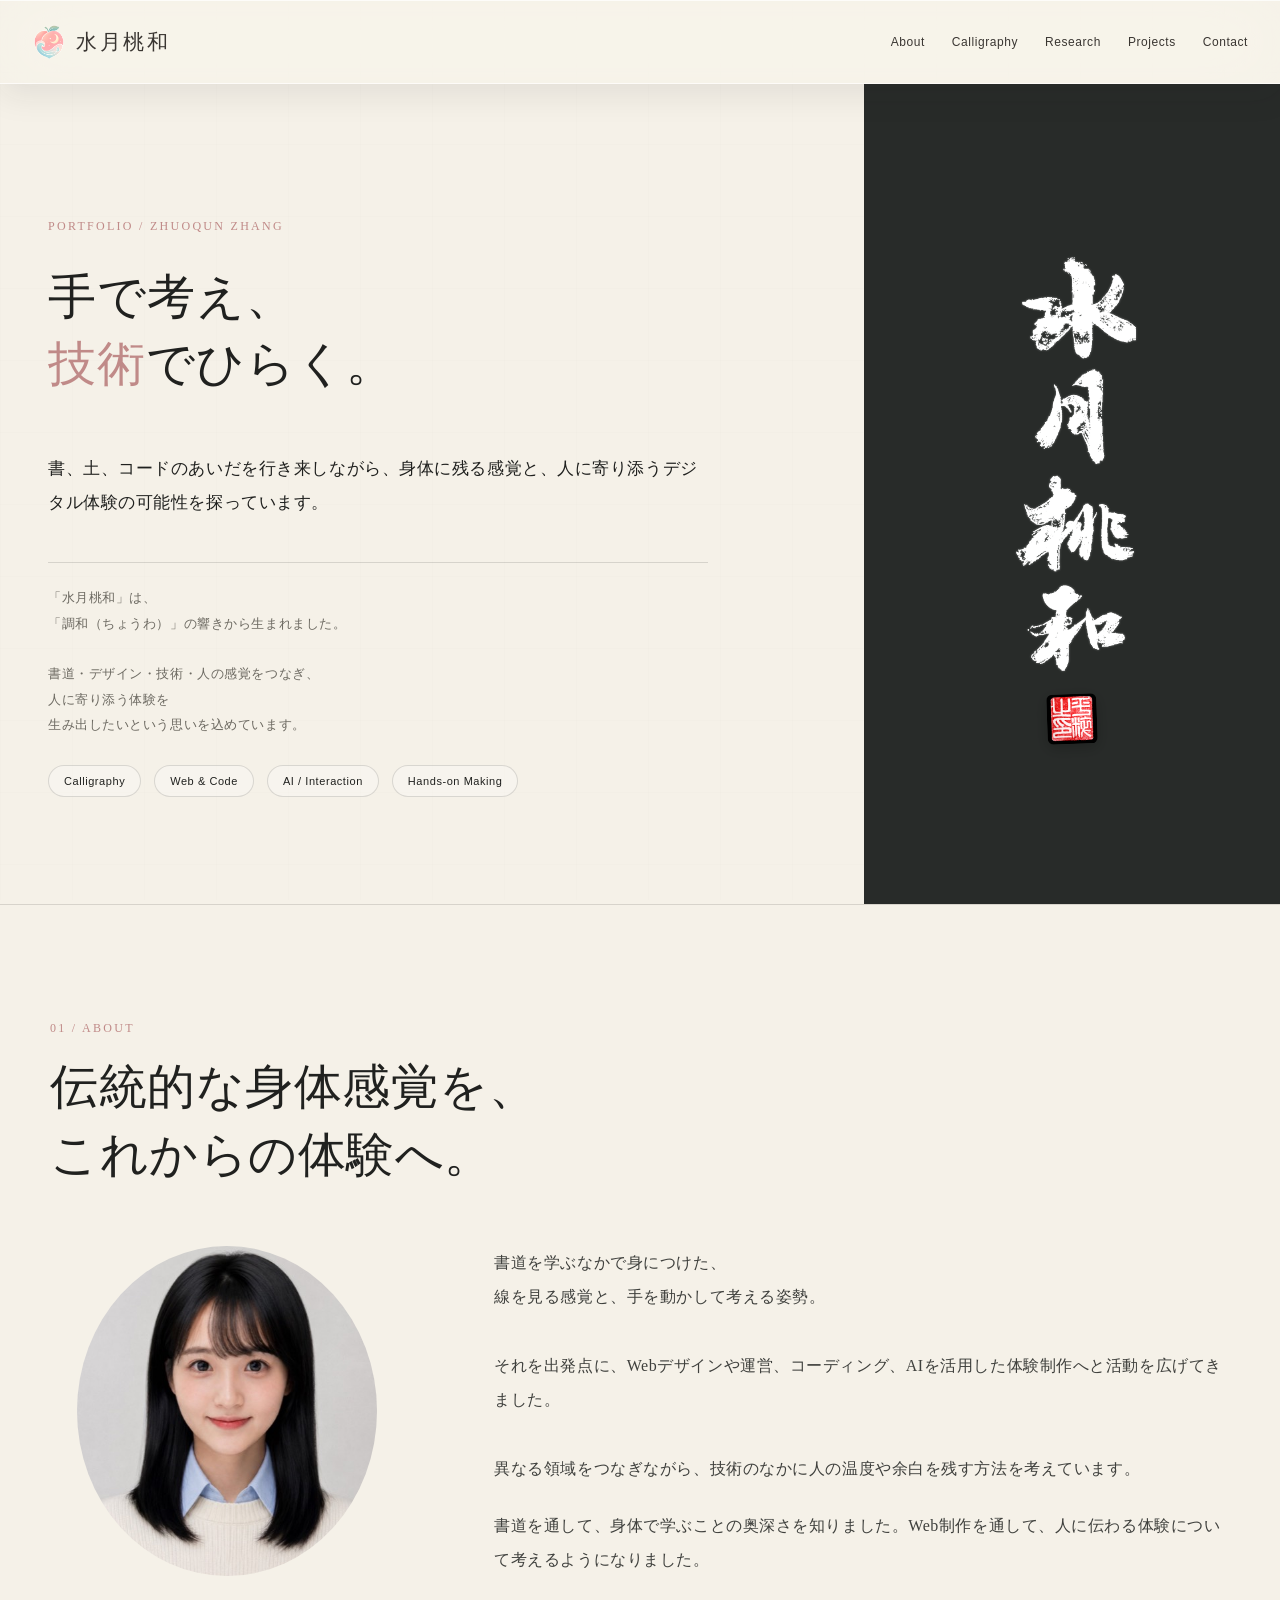
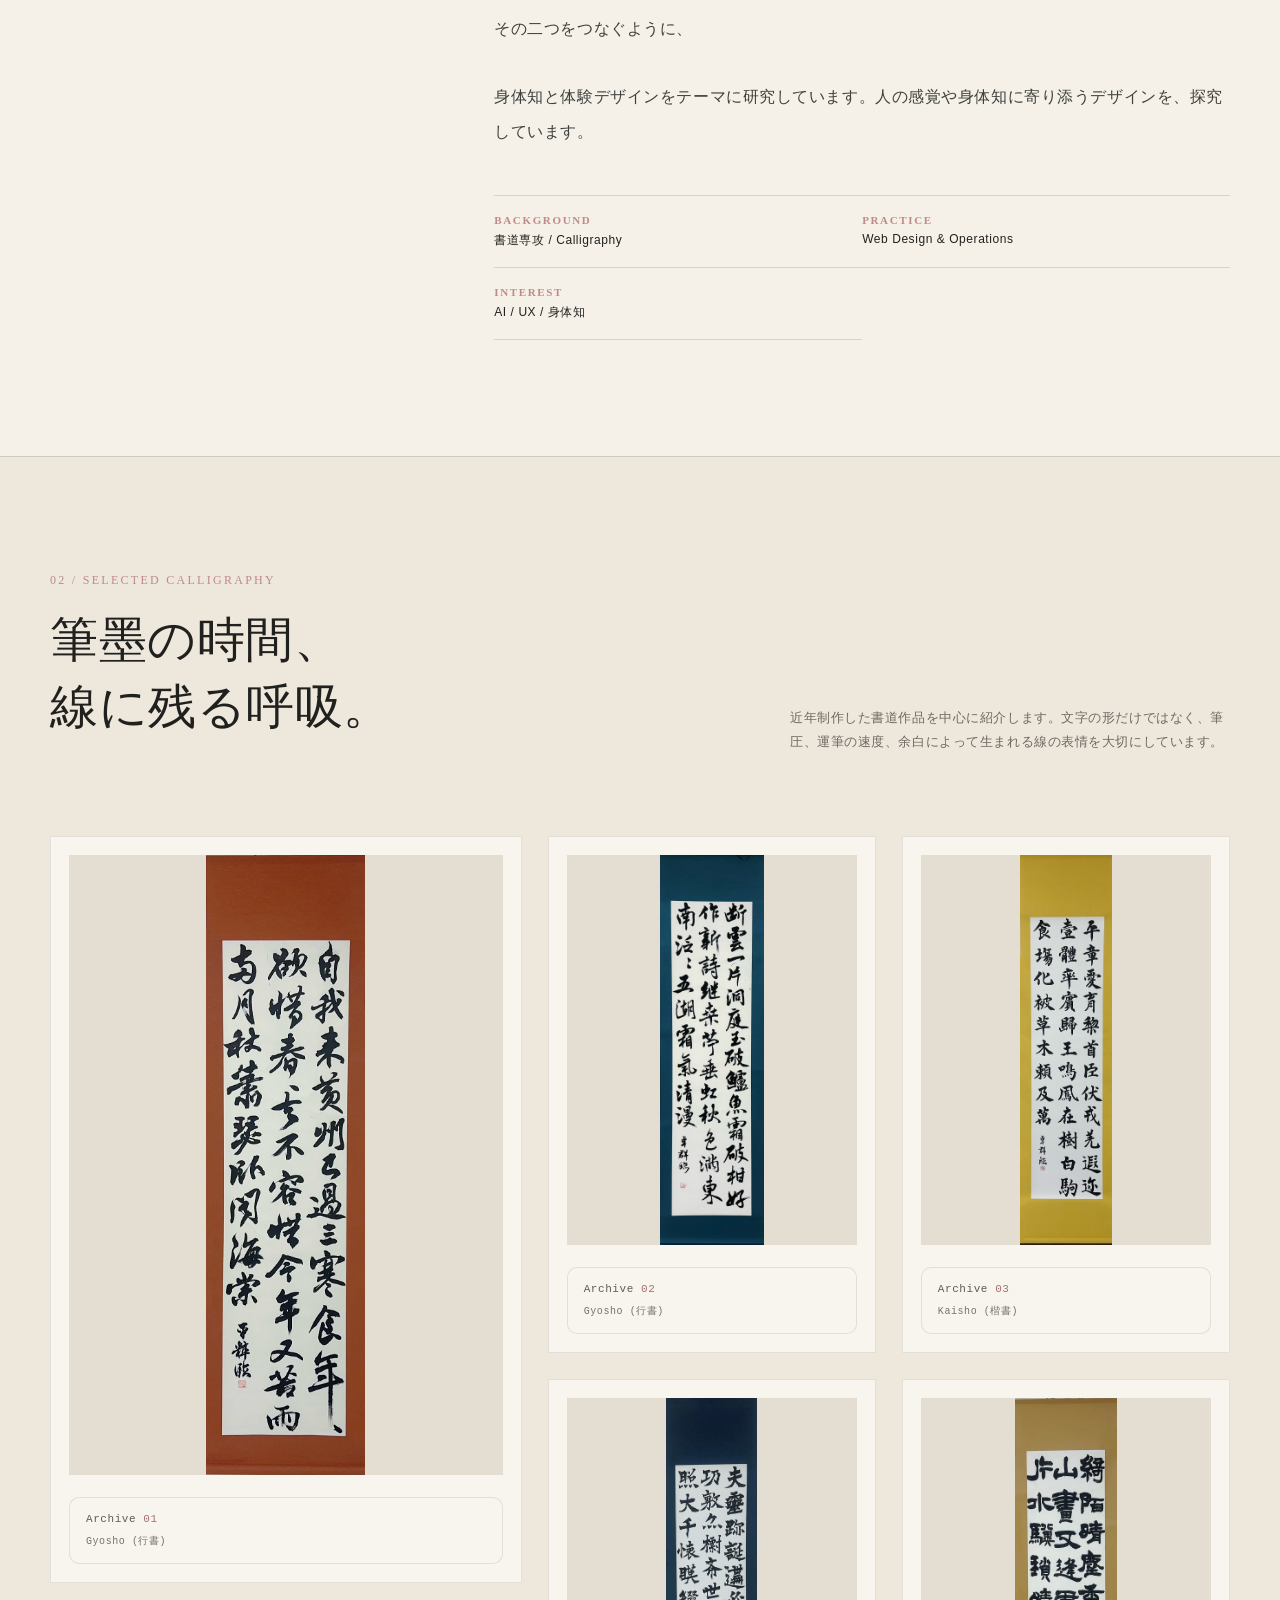
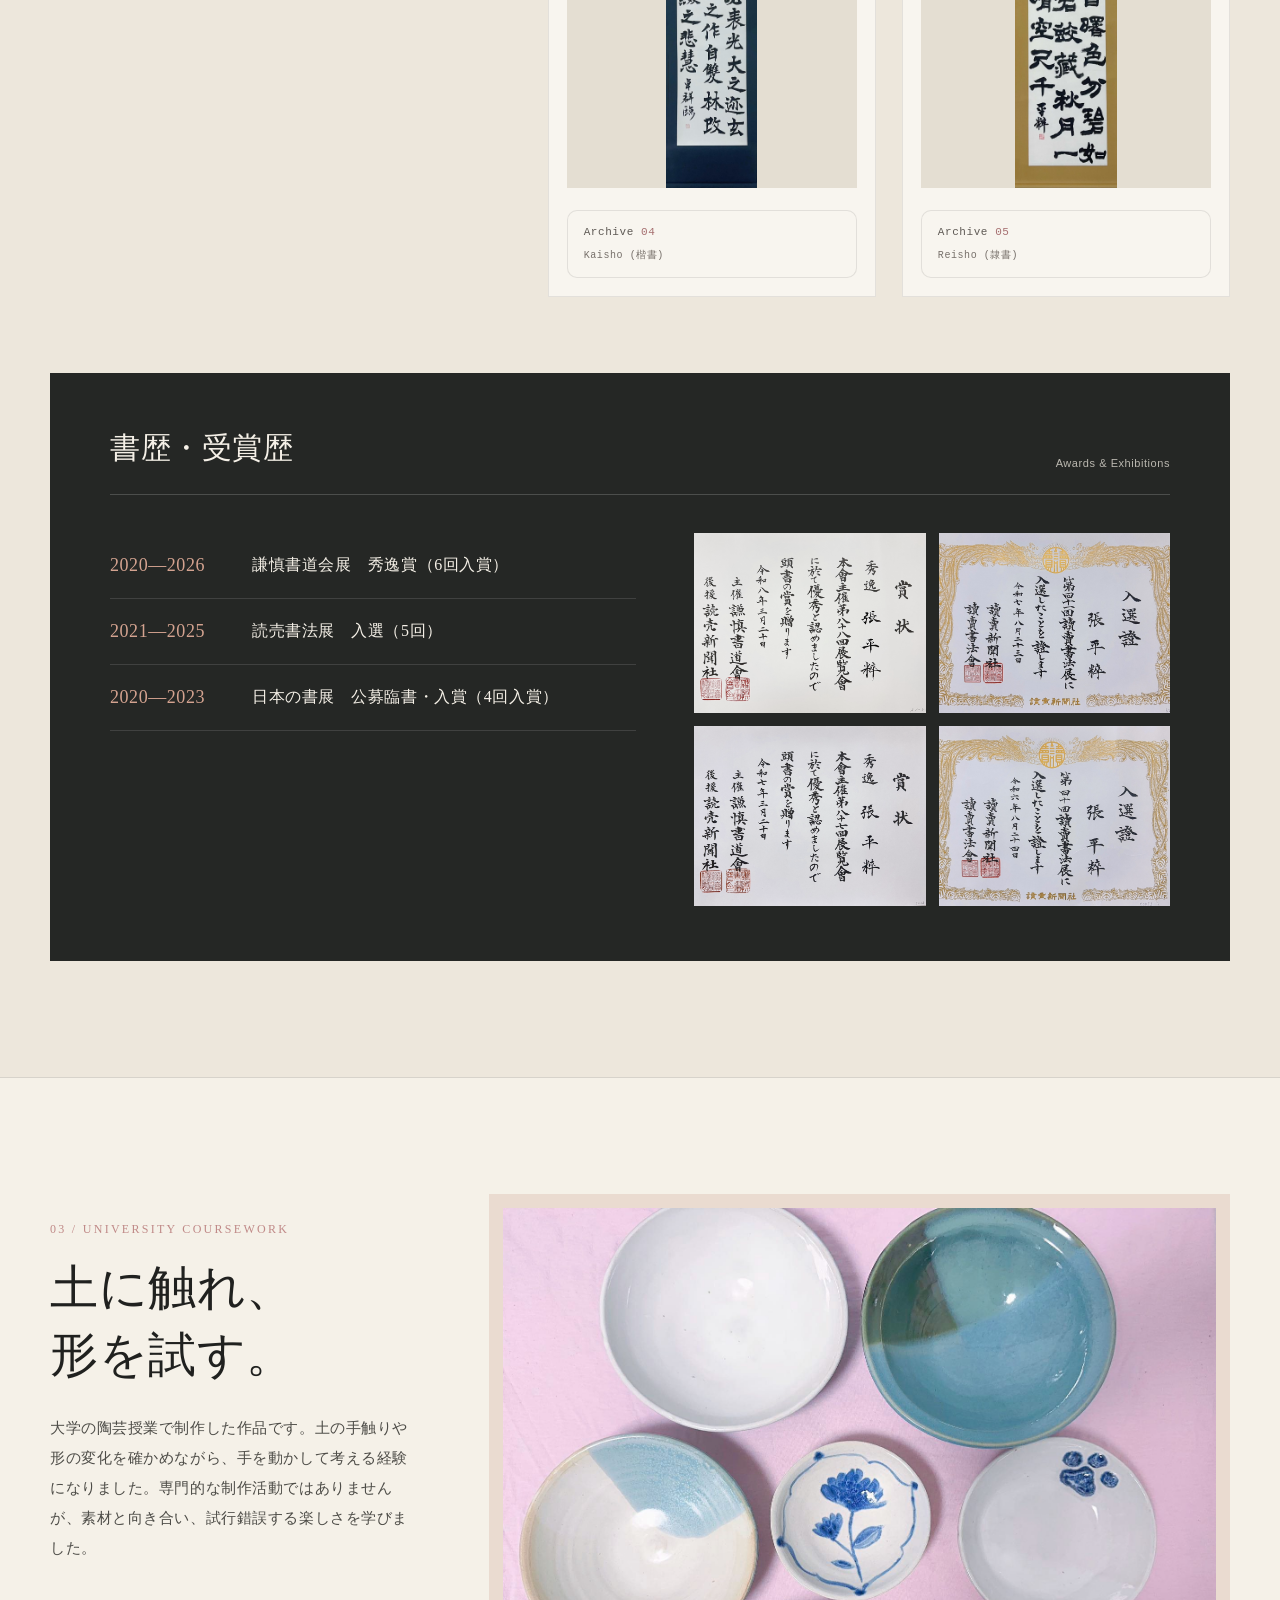
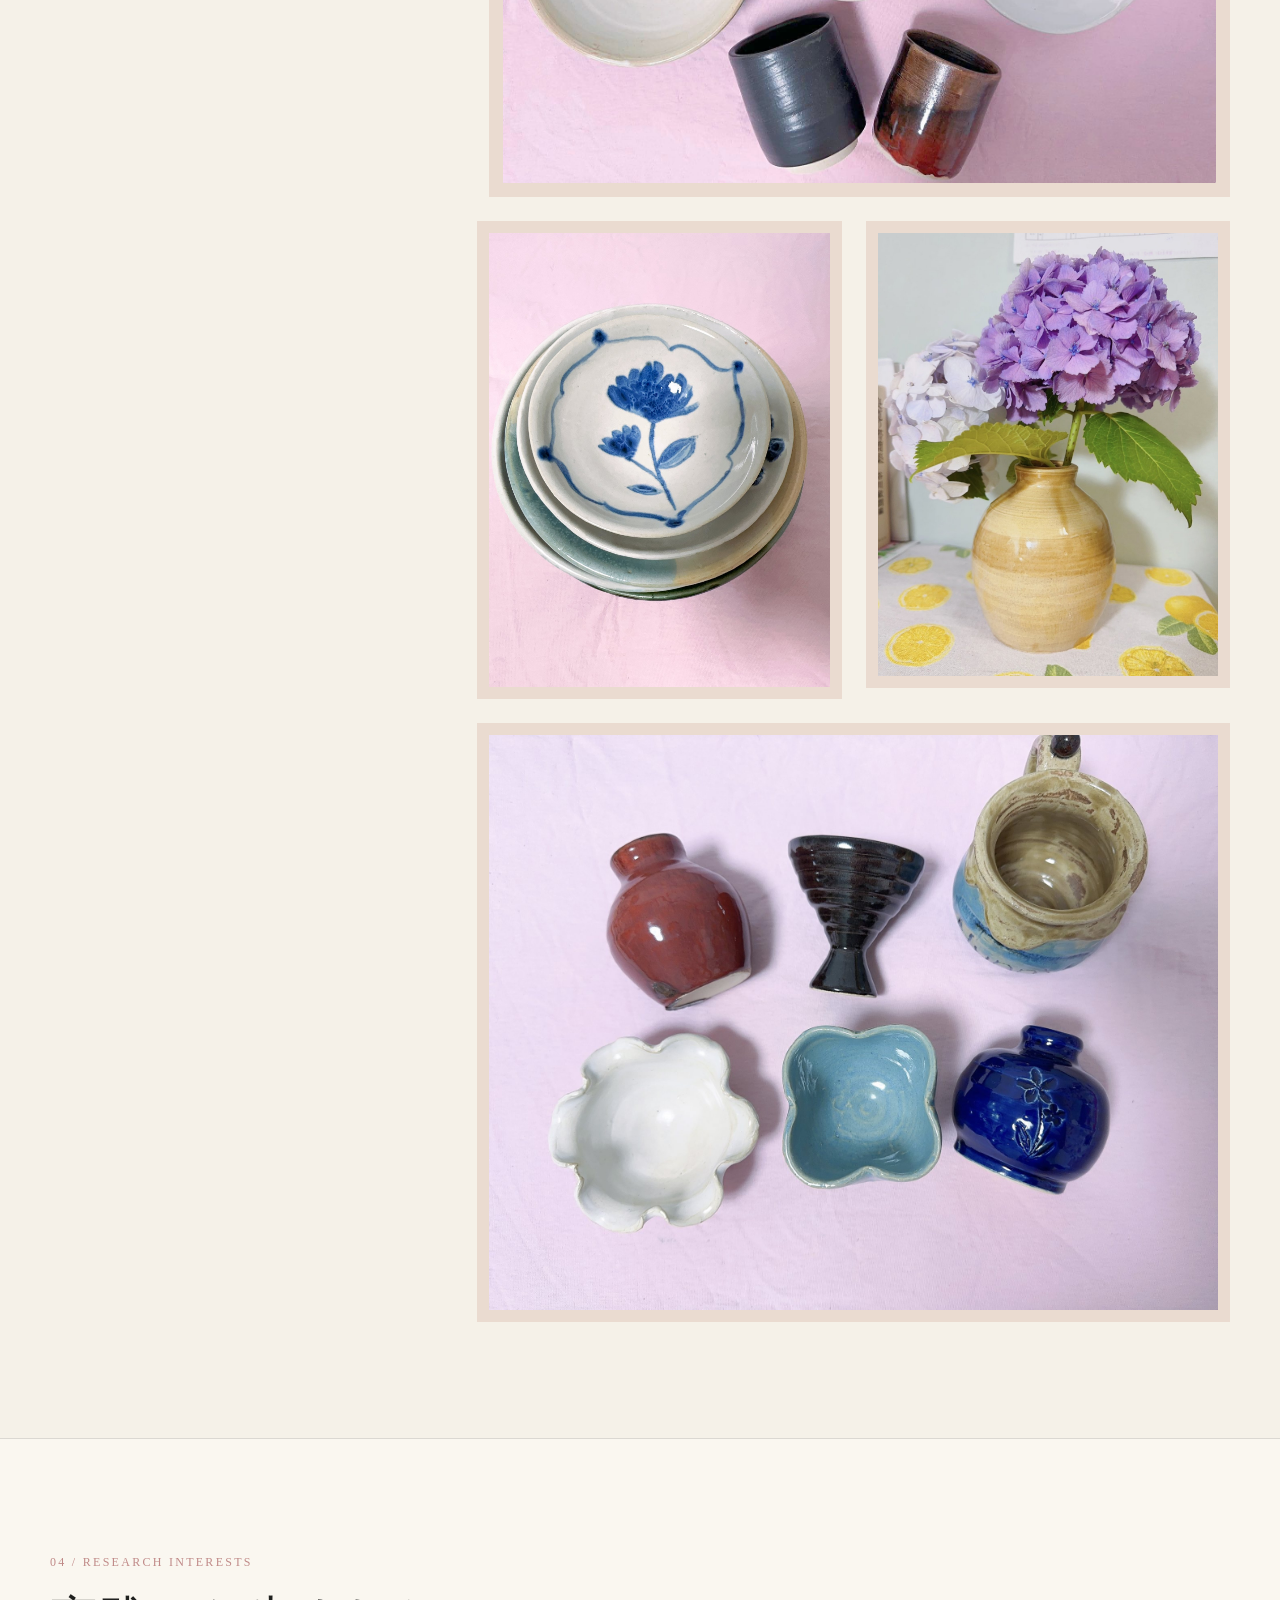
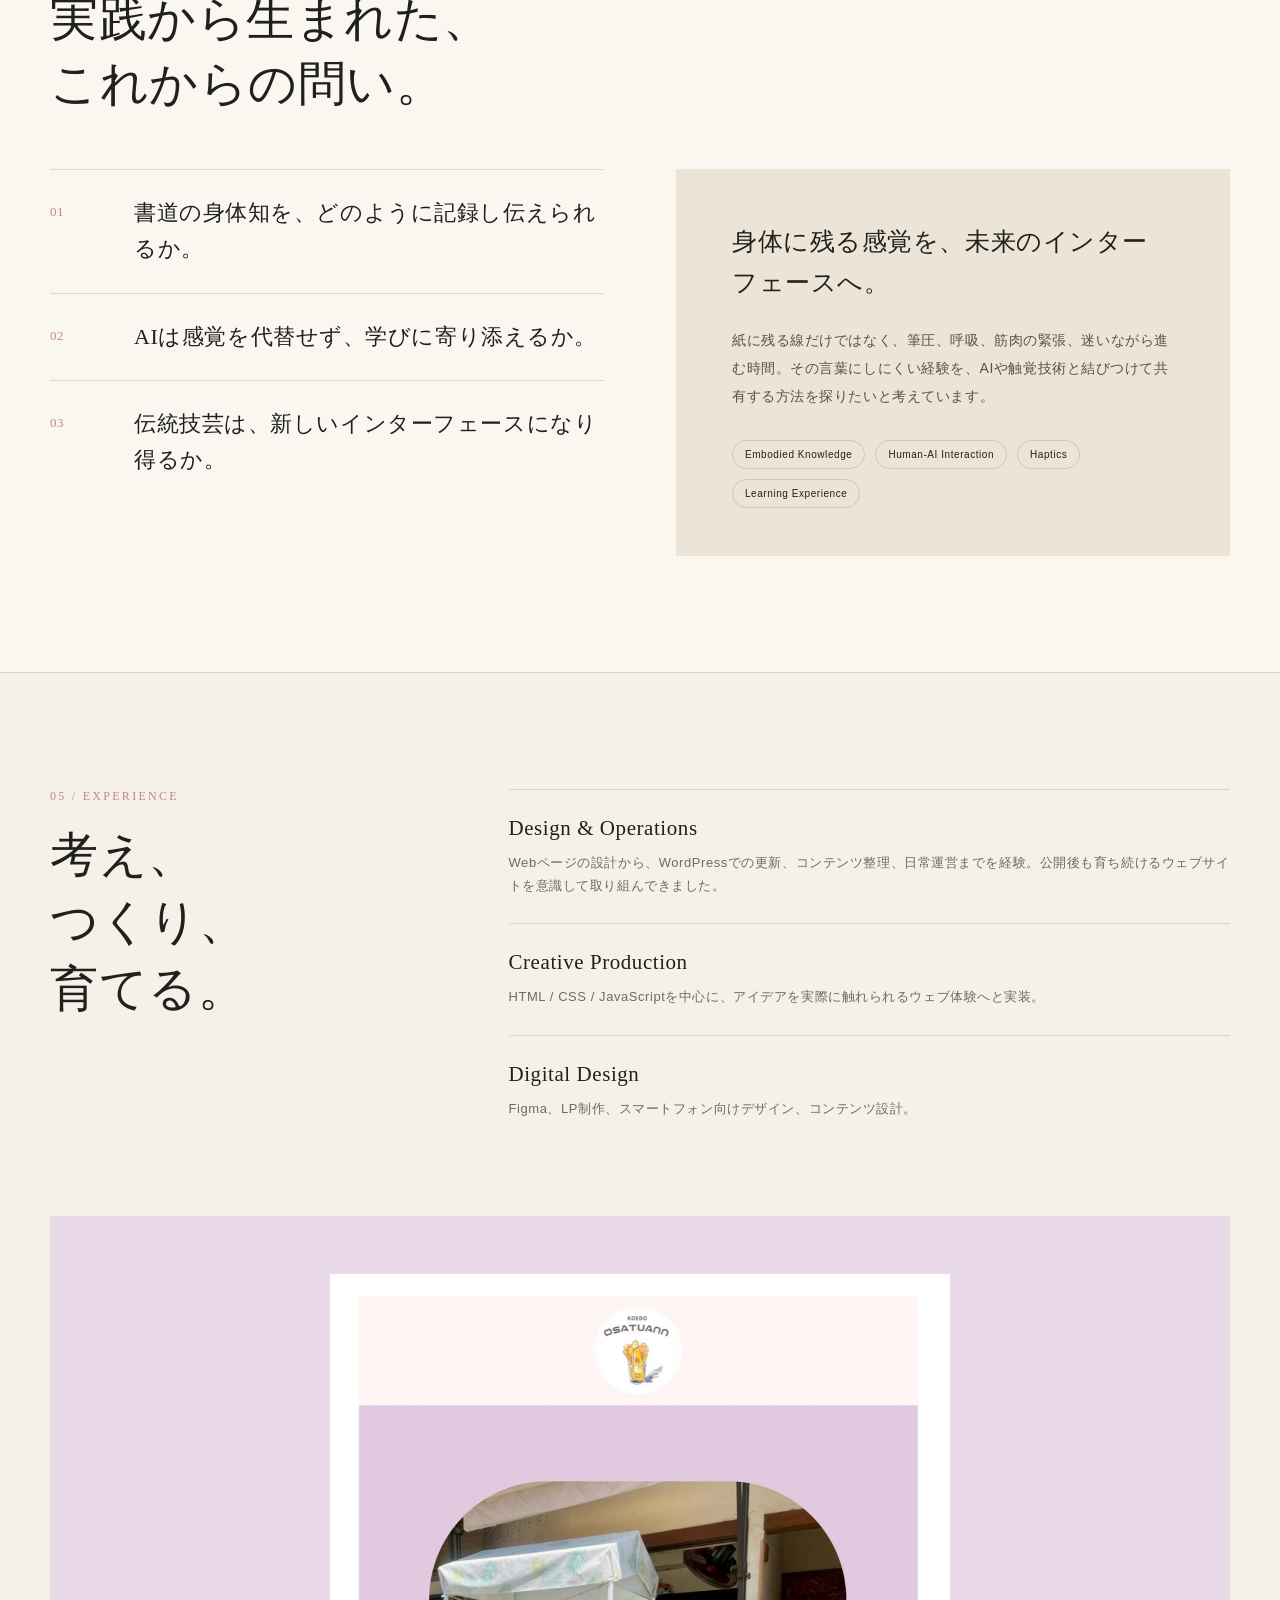
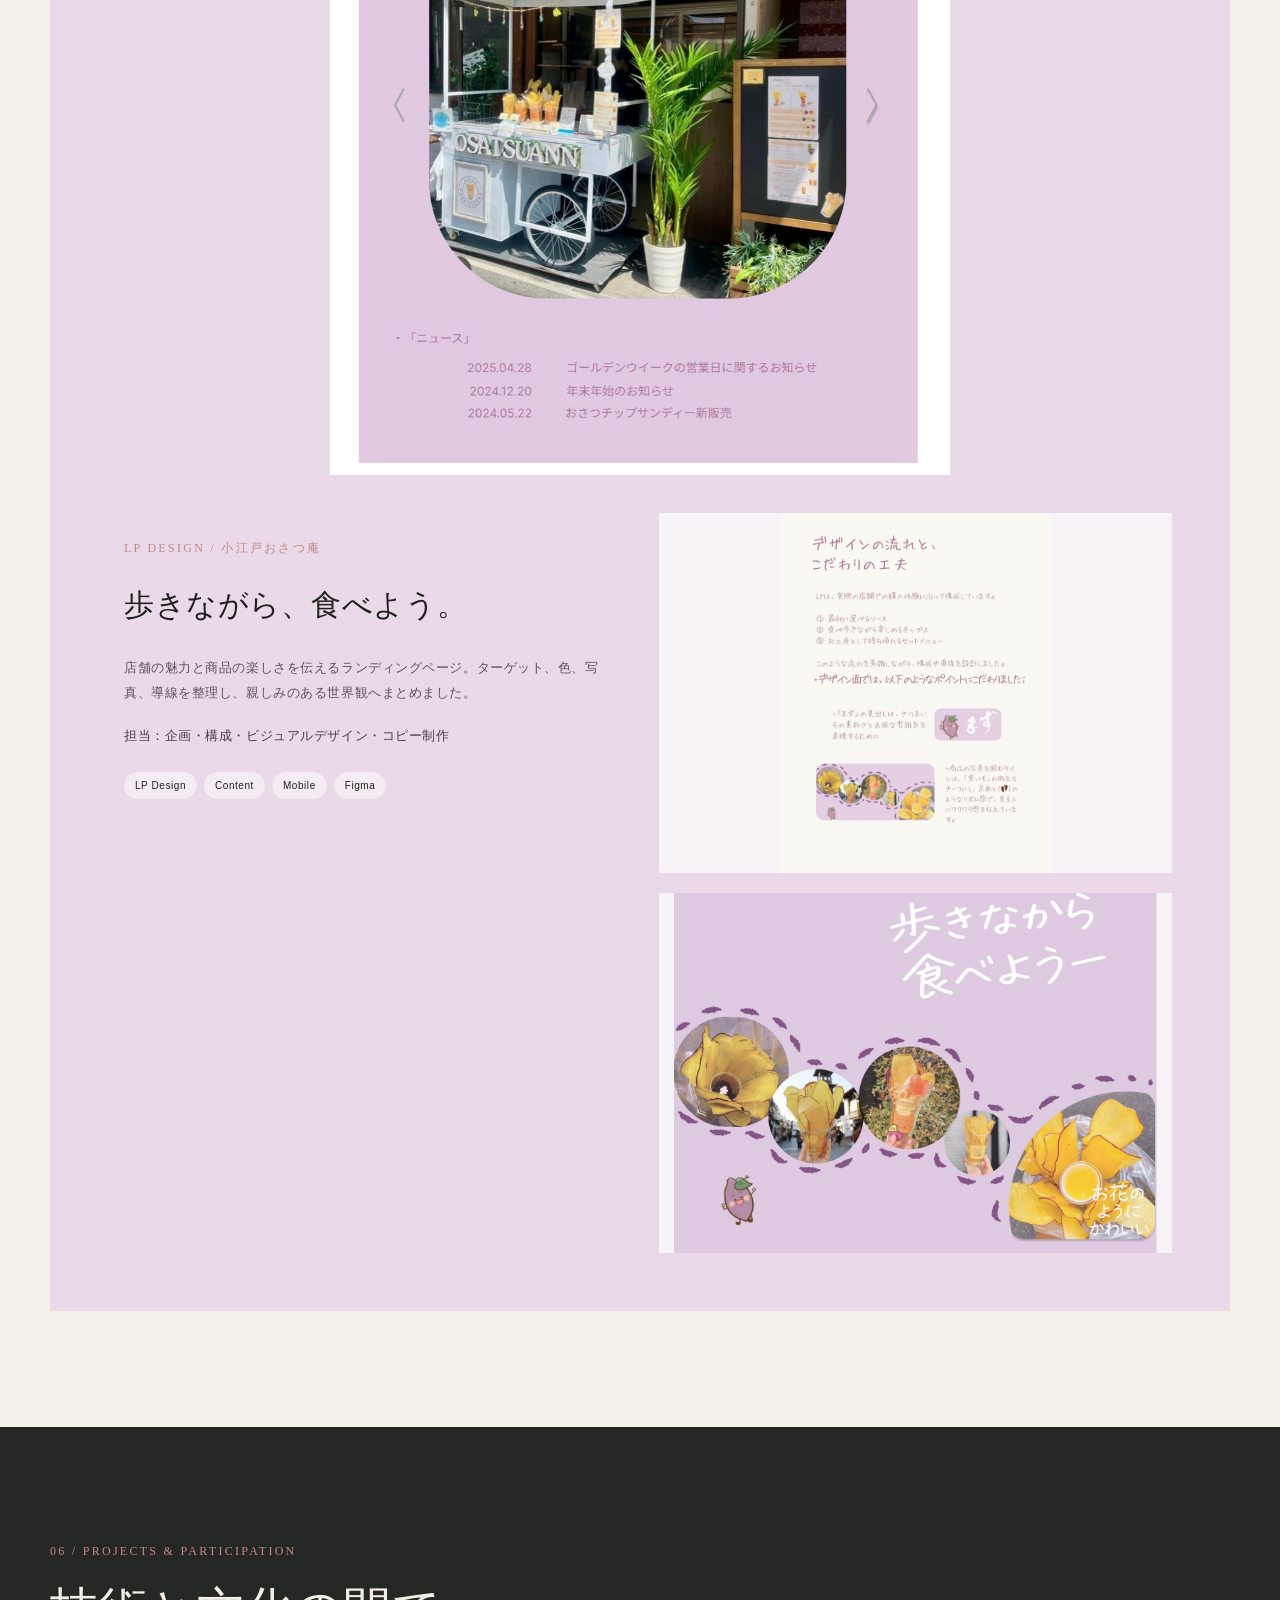
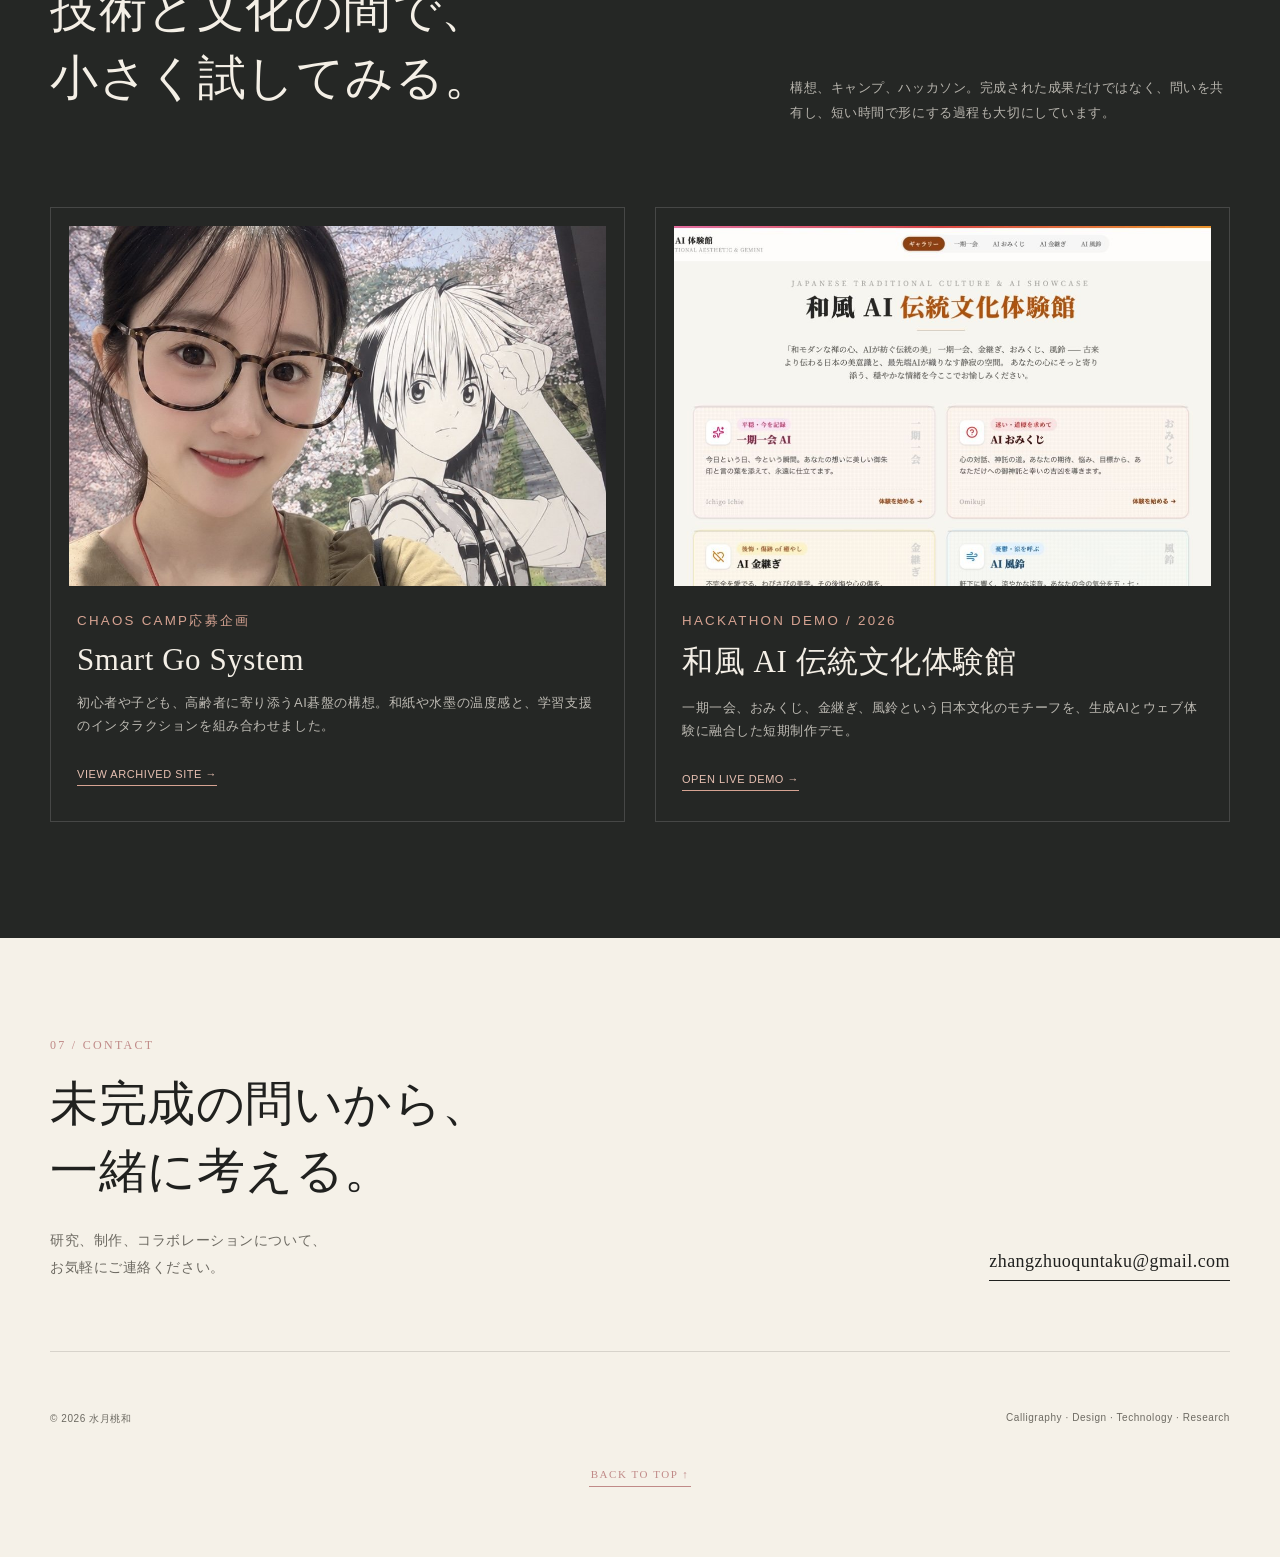
<file: todai-chaos-camp-profile/index.html>
<!doctype html>
<html lang="ja">
<head>
  <!-- Google tag (gtag.js) -->
  <script async src="https://www.googletagmanager.com/gtag/js?id=G-GV6F6PM8V0"></script>
  <script>
    window.dataLayer = window.dataLayer || [];
    function gtag(){dataLayer.push(arguments);}
    gtag('js', new Date());
    gtag('config', 'G-GV6F6PM8V0');
  </script>
  <!-- Microsoft Clarity -->
  <script type="text/javascript">
    (function(c,l,a,r,i,t,y){
      c[a]=c[a]||function(){(c[a].q=c[a].q||[]).push(arguments)};
      t=l.createElement(r);t.async=1;t.src="https://www.clarity.ms/tag/"+i;
      y=l.getElementsByTagName(r)[0];y.parentNode.insertBefore(t,y);
    })(window, document, "clarity", "script", "xxnaqbt2ko");
  </script>
  <meta charset="utf-8" />
  <meta name="viewport" content="width=device-width,initial-scale=1" />
  <title>水月桃和 | Calligraphy, Technology &amp; Research</title>
  <link rel="icon" type="image/png" href="assets/favicon.png?v=3" />
  <link rel="apple-touch-icon" href="assets/favicon.png?v=3" />
  <style>
    :root{--paper:#f5f1e8;--paper2:#ebe4d7;--ink:#20211f;--muted:#6d6a62;--red:#C08A88;--clay:#aa765b;--line:rgba(32,33,31,.14)}
    *{box-sizing:border-box}html{scroll-behavior:smooth}section[id]{scroll-margin-top:84px}body{margin:0;background:var(--paper);color:var(--ink);font-family:"Hiragino Kaku Gothic ProN","Yu Gothic",sans-serif;letter-spacing:.035em}
    body:before{content:"";position:fixed;inset:0;pointer-events:none;opacity:.23;background-image:linear-gradient(rgba(25,25,20,.035) 1px,transparent 1px),linear-gradient(90deg,rgba(25,25,20,.035) 1px,transparent 1px);background-size:72px 72px}
    a{color:inherit;text-decoration:none}img{display:block;width:100%}.wrap{width:min(1180px,calc(100% - 96px));margin:auto}.eyebrow{font-family:Georgia,serif!important;font-size:12px!important;font-weight:400!important;line-height:1.2!important;letter-spacing:.19em!important;text-transform:uppercase;color:var(--red)!important;-webkit-text-size-adjust:none!important;text-size-adjust:none!important;font-synthesis:none;margin:0 0 18px}.section-index{display:block;width:max-content;font-family:Georgia,serif!important;font-size:12px!important;font-weight:400!important;line-height:1.2!important;letter-spacing:.19em!important;color:#C08A88!important;text-transform:uppercase!important;-webkit-text-size-adjust:none!important;text-size-adjust:none!important;font-synthesis:none!important}.section{padding:116px 0;border-top:1px solid var(--line)}
    header{height:84px;display:flex;align-items:center;border-bottom:1px solid rgba(32,33,31,.09);position:sticky;top:0;z-index:100;background:rgba(245,241,232,.60);-webkit-backdrop-filter:blur(20px) saturate(1.08);backdrop-filter:blur(20px) saturate(1.08);box-shadow:0 8px 30px rgba(32,33,31,.035)}.nav{width:min(1380px,calc(100% - 64px));margin:auto;display:flex;align-items:center;gap:38px}.logo{display:inline-flex;align-items:center;gap:10px;font-family:"Yu Mincho","Hiragino Mincho ProN",serif;font-size:21px;font-weight:500;letter-spacing:.13em;color:#3A3632;margin-right:auto;transition:color .25s ease}.logo:hover{color:#8F6667}.logo img{width:34px;height:34px;object-fit:contain;flex:none}.navlinks{display:flex;gap:27px;font-size:12px;color:#3A3632}.navlinks a{transition:color .25s ease}.navlinks a:hover{color:#8F6667}.mobile-menu{display:none;position:relative}.mobile-menu summary{list-style:none;cursor:pointer;font:11px Georgia,serif;letter-spacing:.16em;padding:9px 13px;border:1px solid var(--line);border-radius:999px}.mobile-menu summary::-webkit-details-marker{display:none}.mobile-menu nav{position:absolute;right:0;top:46px;min-width:180px;padding:10px;background:var(--paper);border:1px solid var(--line);box-shadow:0 14px 35px rgba(32,33,31,.14)}.mobile-menu nav a{display:block;padding:12px 14px;border-bottom:1px solid var(--line);font:12px Georgia,serif;letter-spacing:.08em}.mobile-menu nav a:last-child{border-bottom:0}.header-email{font:11px Georgia,"Yu Mincho",serif;letter-spacing:.045em;border-bottom:1px solid var(--line);padding:5px 0;color:#4d4a45}
    .hero{min-height:820px;display:grid;grid-template-columns:1.35fr .65fr;position:relative}.hero-copy{padding:118px 7vw 90px max(48px,calc((100vw - 1380px)/2));display:flex;flex-direction:column;justify-content:center}.hero h1{font-family:"Yu Mincho","Hiragino Mincho ProN",serif;font-size:clamp(58px,7vw,108px);line-height:1.18;font-weight:500;letter-spacing:.02em;margin:12px 0 38px}.hero h1 i{font-style:normal;color:var(--red)}.hero-intro{font-family:"Yu Mincho",serif;font-size:17px;line-height:2;max-width:660px}.hero-name-note{max-width:660px;margin:25px 0 0;padding-top:22px;border-top:1px solid var(--line);font-family:"Yu Mincho",serif;font-size:13px;line-height:1.95;color:var(--muted)}.hero-meta{display:flex;gap:13px;margin-top:28px;flex-wrap:wrap}.hero-meta span{font-size:11px;border:1px solid var(--line);border-radius:999px;padding:9px 15px;background:rgba(255,255,255,.26)}.hero-side{background:#282b29;color:#f4efe5;display:flex;flex-direction:column;align-items:center;justify-content:center;padding:46px 42px}.handwritten-logo{width:min(88%,430px);max-height:630px;object-fit:contain;filter:drop-shadow(0 0 1px rgba(255,255,255,.35))}.seal-image{width:50px;height:50px;object-fit:cover;border-radius:6px;margin:12px 0 0;filter:saturate(1.18) contrast(1.12);box-shadow:0 4px 14px rgba(0,0,0,.2);transform:rotate(-2deg)}
    .intro-heading{margin-bottom:58px}.intro-heading h2{max-width:900px}.intro-grid{display:grid;grid-template-columns:.65fr 1.35fr;gap:90px;align-items:start}.portrait{width:min(100%,300px);margin:0 auto;border-radius:50%;overflow:hidden;aspect-ratio:10/11;background:var(--paper2)}.portrait img{height:100%;object-fit:cover}.intro-copy>p:first-child{margin-top:0}.intro h2,.section-head h2{font-family:"Yu Mincho",serif;font-size:48px;line-height:1.35;font-weight:500;margin:0 0 28px}.intro p{font-family:"Yu Mincho",serif;font-size:16px;line-height:2.15;color:#3f403d}.about-focus{margin-top:22px}.facts{display:grid;grid-template-columns:1fr 1fr;border-top:1px solid var(--line);margin-top:46px}.fact{padding:18px 0;border-bottom:1px solid var(--line);font-size:12px}.fact b{display:block;font-family:Georgia,serif;color:var(--red);font-size:11px;letter-spacing:.15em;margin-bottom:6px}
    .calligraphy{background:#ede7dc}.section-head{display:flex;justify-content:space-between;align-items:end;margin-bottom:68px}.section-head p{max-width:440px;line-height:1.9;color:var(--muted);font-size:13px}.gallery{display:grid;grid-template-columns:1.15fr .8fr .8fr;gap:26px;align-items:start}.work{margin:0;min-width:0;background:#f8f5ef;padding:18px;border:1px solid rgba(20,20,20,.09)}.work.main{grid-row:span 2}.work img{object-fit:contain;height:620px;background:#e4ded2}.work:not(.main) img{height:390px}.caption{display:flex;justify-content:space-between;gap:18px;margin-top:15px;font-size:11px;color:var(--muted)}.caption b{color:var(--ink);font-family:"Yu Mincho",serif;font-size:13px}.archive-caption{display:block;margin-top:22px;background:#f8f5ef;color:#5f5a55;border:1px solid rgba(32,33,31,.1);border-radius:10px;padding:14px 16px;font-family:ui-monospace,"SFMono-Regular",Menlo,Consolas,monospace;letter-spacing:.035em}.archive-caption .archive-number{display:block;font-size:11px;line-height:1.3;white-space:nowrap}.archive-caption .archive-number em{font-style:normal;color:#a66f70}.archive-caption .archive-script{display:block;margin-top:9px;font-size:10px;line-height:1.4;white-space:nowrap;color:#77706a}.gallery-more{display:grid;grid-template-columns:repeat(2,minmax(0,1fr));gap:26px;margin-top:26px}.gallery-more .work{width:100%;min-width:0}.gallery-more .work img{height:340px}.gallery-more .caption b{white-space:nowrap}
    .awards-box{margin-top:76px;background:#252725;color:#f5f0e7;padding:55px 60px}.awards-title{display:flex;align-items:end;justify-content:space-between;border-bottom:1px solid rgba(255,255,255,.18);padding-bottom:25px}.awards-title h3{font-family:"Yu Mincho",serif;font-size:30px;font-weight:500;margin:0}.awards-title span{font-size:11px;color:#bbb8b0}.mobile-break{display:none}.award-grid{display:grid;grid-template-columns:1.05fr .95fr;gap:58px;padding-top:38px}.timeline .row{display:grid;grid-template-columns:124px 1fr;gap:18px;padding:22px 0;border-bottom:1px solid rgba(255,255,255,.12)}.timeline time{font:18px Georgia,serif;color:#d4a390;white-space:nowrap}.timeline b{font-family:"Yu Mincho",serif;font-weight:500}.timeline small{display:block;color:#aaa9a4;margin-top:7px}.certs{display:grid;grid-template-columns:1fr 1fr;gap:13px}.certs img{height:180px;object-fit:cover;background:white;filter:saturate(.88)}.certs img:nth-child(odd){filter:grayscale(.12) saturate(.62) brightness(1.02) contrast(.98)}
    .ceramic-grid{display:grid;grid-template-columns:.7fr 1.3fr;gap:40px;align-items:start}.ceramic-copy{padding:28px 28px 0 0}.ceramic-copy h2{font-family:"Yu Mincho",serif;font-size:46px;font-weight:500;margin:0 0 25px}.ceramic-copy p{font-family:"Yu Mincho",serif;font-size:15px;line-height:2;color:#4d4c47}.ceramic-main{margin:0;background:#eadbd0;padding:14px}.ceramic-main img{height:auto;object-fit:contain}.ceramic-strip{display:grid;grid-template-columns:1fr 1fr;gap:24px;margin-top:24px;margin-left:calc(35% + 14px);align-items:start}.ceramic-strip figure{margin:0;background:#eadbd0;padding:12px}.ceramic-strip figure:last-child{grid-column:span 2}.ceramic-strip img{height:auto;object-fit:contain}.ceramic-strip figure:last-child img{width:100%}
    .research{background:#faf7f0}.research-grid{display:grid;grid-template-columns:.82fr 1.18fr;gap:100px}.question-list{counter-reset:q}.question{counter-increment:q;display:grid;grid-template-columns:62px 1fr;gap:22px;padding:25px 0;border-top:1px solid var(--line);font-family:"Yu Mincho",serif;font-size:22px;line-height:1.65}.question:before{content:"0" counter(q);font:13px Georgia,serif;color:var(--red);padding-top:9px}.research-note{background:var(--paper2);padding:48px}.research-note h3{font-family:"Yu Mincho",serif;font-size:28px;font-weight:500;margin:0 0 25px}.research-note p{line-height:2;color:#56534d;font-size:14px}.research-tags{display:flex;flex-wrap:wrap;gap:8px;margin-top:28px}.research-tags span{padding:8px 12px;border:1px solid var(--line);border-radius:999px;font-size:10px}
    .experience-layout{display:grid;grid-template-columns:.7fr 1.3fr;gap:70px}.experience-layout h2{font-family:"Yu Mincho",serif;font-size:46px;font-weight:500;margin:0}.exp-card{padding:26px 0;border-top:1px solid var(--line)}.exp-card h3{margin:0 0 10px;font-family:"Yu Mincho",serif;font-size:21px;font-weight:500}.exp-card p{color:var(--muted);line-height:1.8;font-size:13px;margin:0}.lp-showcase{margin-top:70px;background:#ead9e8;padding:58px;display:grid;grid-template-columns:1fr 1fr;gap:38px;overflow:hidden}.lp-showcase .phone{grid-column:1 / -1;width:min(620px,100%);height:auto;margin:0 auto;object-fit:contain;background:#fff;padding:12px}.lp-showcase>div:last-child{display:grid;grid-template-rows:repeat(2,360px);gap:20px}.lp-showcase .crop{width:100%;height:100%;object-fit:contain;background:#f8f3f7;margin:0!important}.lp-copy{padding:28px 16px}.lp-copy h3{font-family:"Yu Mincho",serif;font-size:30px;font-weight:500}.lp-copy p{font-size:13px;line-height:1.9;color:#5f5260}.lp-role{margin-top:18px;font-weight:400;color:#493f49!important}.skills{display:flex;gap:7px;flex-wrap:wrap;margin-top:24px}.skills span{font-size:10px;background:rgba(255,255,255,.45);padding:8px 11px;border-radius:99px}
    .projects{background:#252725;color:#f4efe6}.projects .eyebrow{color:#d8a598}.projects .section-head p{color:#b7b4ad}.project-grid{display:grid;grid-template-columns:1fr 1fr;gap:30px}.project{border:1px solid rgba(255,255,255,.15);padding:18px}.project-media{height:360px;overflow:hidden;background:#efebe3}.project-media img{height:100%;object-fit:cover}.project:first-child .project-media img{object-position:center}.project-body{padding:25px 8px 12px}.project-body small{color:#d6a392;text-transform:uppercase;letter-spacing:.17em}.project-body h3{font-family:"Yu Mincho",serif;font-size:31px;font-weight:500;margin:12px 0}.project-body p{color:#bdbab3;line-height:1.8;font-size:13px}.project-link{display:inline-block;margin-top:17px;border-bottom:1px solid #d6a392;padding-bottom:5px;font-size:11px;color:#e7c0b2}
    .contact{padding:100px 0 70px}.contact-inner{display:grid;grid-template-columns:1fr auto;align-items:end;gap:42px}.contact h2{font-family:"Yu Mincho",serif;font-size:58px;line-height:1.35;font-weight:500;margin:0}.contact-note{margin:24px 0 0;font-family:"Yu Mincho",serif;font-size:14px;line-height:1.9;color:var(--muted)}.contact-email{font:18px Georgia,"Yu Mincho",serif;letter-spacing:.025em;border-bottom:1px solid var(--ink);padding-bottom:8px}.footer{display:flex;justify-content:space-between;padding-top:60px;margin-top:70px;border-top:1px solid var(--line);font-size:10px;color:var(--muted)}.back-to-top{display:block;width:max-content;margin:34px auto 0;padding:8px 2px 6px;border-bottom:1px solid var(--red);font:11px Georgia,serif;letter-spacing:.14em;color:var(--red)}
    .hero h1,.intro h2,.section-head h2,.research h2,.experience-layout h2,.ceramic-copy h2,.contact h2{font-size:48px;line-height:1.4}
    @media(max-width:900px){.wrap{width:calc(100% - 40px)}.section{padding:82px 0}.intro-heading{margin-bottom:38px}.navlinks{display:none}.mobile-menu{display:block}.hero{grid-template-columns:1fr}.hero-side{min-height:430px;padding:30px}.handwritten-logo{width:min(64vw,250px);max-height:300px}.seal-image{width:41px;height:41px;margin-top:8px}.intro-grid,.research-grid,.experience-layout{grid-template-columns:1fr;gap:45px}.portrait{width:min(230px,64vw);justify-self:center}.gallery{grid-template-columns:1fr 1fr}.work.main{grid-row:auto;grid-column:span 2}.gallery-more{grid-template-columns:1fr 1fr}.award-grid{grid-template-columns:1fr}.ceramic-grid{grid-template-columns:1fr;gap:34px}.ceramic-copy{padding:0}.ceramic-main img{height:auto}.ceramic-strip{grid-template-columns:1fr 1fr;margin-left:0;gap:14px}.ceramic-strip figure:last-child{grid-column:span 2}.ceramic-strip img,.ceramic-strip figure:last-child img{height:auto}.lp-showcase{grid-template-columns:1fr;padding:30px 20px}.lp-showcase .phone{grid-column:auto;width:min(520px,100%);height:auto;object-fit:contain}.lp-copy{grid-column:auto;padding:16px 4px}.lp-showcase>div:last-child{display:grid;grid-template-columns:1fr 1fr;grid-template-rows:auto;gap:14px;align-items:center}.lp-showcase>div:last-child .crop{height:auto;margin-top:0!important}.project-grid{grid-template-columns:1fr}}
    @media(max-width:560px){.nav{width:calc(100% - 36px);gap:16px}.logo{font-family:"Yu Mincho","Hiragino Mincho ProN",serif;font-size:18px;font-weight:500;letter-spacing:.12em;gap:9px}.logo img{width:29px;height:29px}.header-email{font-size:9px}.hero-copy{padding:76px 22px}.hero h1{font-size:41px}.hero-side{padding:46px 22px;min-height:240px}.mark{font-size:54px}.section-head{display:block}.section-head p{margin-top:24px}.gallery{grid-template-columns:1fr 1fr;gap:16px}.work.main,.gallery-primary{grid-column:1/-1}.work.main{grid-row:auto}.work img,.work:not(.main) img{height:440px}.gallery-extra{grid-column:auto;min-width:0;padding:12px}.gallery-extra img{height:300px!important}.archive-caption{margin-top:16px;padding:11px 10px;border-radius:8px}.archive-caption .archive-number{font-size:9px}.archive-caption .archive-script{margin-top:7px;font-size:8px}.awards-box{margin-top:42px;padding:38px 22px}.mobile-break{display:block}.certs img{height:120px}.facts{grid-template-columns:1fr}.intro h2,.section-head h2,.research h2,.experience-layout h2,.ceramic-copy h2,.contact h2{font-size:32px!important;line-height:1.45!important}.project-media{height:240px}.contact-inner{grid-template-columns:1fr;gap:34px}.contact-email{font-size:14px}}
    /* Clear frosted glass: a nearly transparent pane with diffusion and edge highlights. */
    header{background:rgba(245,241,232,.64);border-bottom-color:rgba(255,255,255,.68);-webkit-backdrop-filter:blur(34px) saturate(1.14) brightness(1.04);backdrop-filter:blur(34px) saturate(1.14) brightness(1.04);box-shadow:0 10px 34px rgba(32,33,31,.09),inset 0 1px 0 rgba(255,255,255,.7)}
    .mobile-menu nav{background:rgba(245,241,232,.64);border-color:rgba(255,255,255,.68);-webkit-backdrop-filter:blur(34px) saturate(1.14) brightness(1.04);backdrop-filter:blur(34px) saturate(1.14) brightness(1.04);box-shadow:0 18px 42px rgba(32,33,31,.14),inset 0 1px 0 rgba(255,255,255,.7)}
    .mobile-menu nav a{border-bottom-color:rgba(58,54,50,.16);text-shadow:0 1px 8px rgba(255,255,255,.45)}
    .research-grid{display:block}.research-heading{margin-bottom:52px}.research-heading h2{max-width:760px}.research-columns{display:grid;grid-template-columns:1fr 1fr;gap:72px;align-items:start}.research-note{align-self:start;padding:52px 56px 48px}.research-note h3{font-size:25px;line-height:1.65;margin-bottom:22px}.research-note p{max-width:680px}.research-tags{margin-top:30px;gap:10px}
    @media(max-width:900px){.research-heading{margin-bottom:38px}.research-columns{grid-template-columns:1fr;gap:45px}.research-note{padding:42px 34px}}
    @media(max-width:560px){header{height:70px}.mobile-menu summary{padding:7px 11px}section[id]{scroll-margin-top:70px}.question{grid-template-columns:42px 1fr;gap:12px;padding:22px 0;font-size:18px;line-height:1.75}.question:before{font-size:11px;padding-top:6px}}
  </style>
</head>
<body id="top">
  <header><div class="nav"><a class="logo" href="#top" aria-label="ホームへ戻る"><img src="assets/favicon.png?v=3" alt="" aria-hidden="true"><span>水月桃和</span></a><nav class="navlinks"><a href="#about">About</a><a href="#works">Calligraphy</a><a href="#research">Research</a><a href="#projects">Projects</a><a href="#contact">Contact</a></nav><details class="mobile-menu"><summary>MENU</summary><nav onclick="this.parentElement.removeAttribute('open')"><a href="#about">About</a><a href="#works">Calligraphy</a><a href="#research">Research</a><a href="#projects">Projects</a><a href="#contact">Contact</a></nav></details></div></header>
  <main>
    <section class="hero"><div class="hero-copy"><p class="eyebrow">Portfolio / Zhuoqun Zhang</p><h1>手で考え、<br><i>技術</i>でひらく。</h1><p class="hero-intro">書、土、コードのあいだを行き来しながら、身体に残る感覚と、人に寄り添うデジタル体験の可能性を探っています。</p><p class="hero-name-note">「水月桃和」は、<br>「調和（ちょうわ）」の響きから生まれました。<br><br>書道・デザイン・技術・人の感覚をつなぎ、<br>人に寄り添う体験を<br>生み出したいという思いを込めています。</p><div class="hero-meta"><span>Calligraphy</span><span>Web & Code</span><span>AI / Interaction</span><span>Hands-on Making</span></div></div><aside class="hero-side"><img class="handwritten-logo" src="assets/suigetsu-towa-handwritten-white.png" alt="水月桃和・本人による揮毫"><img class="seal-image" src="assets/suigetsu-towa-seal.jpg?v=2" alt="水月桃和の印章"></aside></section>

    <section class="section intro" id="about"><div class="wrap"><div class="intro-heading"><p class="eyebrow section-index">01 / About</p><h2>伝統的な身体感覚を、<br>これからの体験へ。</h2></div><div class="intro-grid"><div class="portrait"><img src="assets/profile.jpg" alt="Zhuoqun Zhang"></div><div class="intro-copy"><p>書道を学ぶなかで身につけた、<br>線を見る感覚と、手を動かして考える姿勢。<br><br>それを出発点に、Webデザインや運営、コーディング、AIを活用した体験制作へと活動を広げてきました。<br><br>異なる領域をつなぎながら、技術のなかに人の温度や余白を残す方法を考えています。</p><p class="about-focus">書道を通して、身体で学ぶことの奥深さを知りました。Web制作を通して、人に伝わる体験について考えるようになりました。<br><br>その二つをつなぐように、<br><br>身体知と体験デザインをテーマに研究しています。人の感覚や身体知に寄り添うデザインを、探究しています。</p><div class="facts"><div class="fact"><b>BACKGROUND</b>書道専攻 / Calligraphy</div><div class="fact"><b>PRACTICE</b>Web Design & Operations</div><div class="fact"><b>INTEREST</b>AI / UX / 身体知</div></div></div></div></div></section>

    <section class="section calligraphy" id="works"><div class="wrap"><div class="section-head"><div><p class="eyebrow section-index">02 / Selected Calligraphy</p><h2>筆墨の時間、<br>線に残る呼吸。</h2></div><p>近年制作した書道作品を中心に紹介します。文字の形だけではなく、筆圧、運筆の速度、余白によって生まれる線の表情を大切にしています。</p></div><div class="gallery"><figure class="work main"><img src="assets/IMG_2845.jpg" alt="書道作品"><figcaption class="archive-caption"><span class="archive-number">Archive <em>01</em></span><span class="archive-script">Gyosho (行書)</span></figcaption></figure><figure class="work gallery-primary"><img src="assets/IMG_2841.jpg" alt="書道作品"><figcaption class="archive-caption"><span class="archive-number">Archive <em>02</em></span><span class="archive-script">Gyosho (行書)</span></figcaption></figure><figure class="work gallery-primary"><img src="assets/IMG_2846.jpg" alt="書道作品"><figcaption class="archive-caption"><span class="archive-number">Archive <em>03</em></span><span class="archive-script">Kaisho (楷書)</span></figcaption></figure><figure class="work gallery-extra"><img src="assets/IMG_2838.jpg" alt="書道作品"><figcaption class="archive-caption"><span class="archive-number">Archive <em>04</em></span><span class="archive-script">Kaisho (楷書)</span></figcaption></figure><figure class="work gallery-extra"><img src="assets/IMG_2844.jpg" alt="書道作品"><figcaption class="archive-caption"><span class="archive-number">Archive <em>05</em></span><span class="archive-script">Reisho (隷書)</span></figcaption></figure></div>
      <div class="awards-box"><div class="awards-title"><h3>書歴・<br class="mobile-break">受賞歴</h3><span>Awards & Exhibitions</span></div><div class="award-grid"><div class="timeline"><div class="row"><time>2020—2026</time><div><b>謙慎書道会展　秀逸賞（6回入賞）</b></div></div><div class="row"><time>2021—2025</time><div><b>読売書法展　入選（5回）</b></div></div><div class="row"><time>2020—2023</time><div><b>日本の書展　公募臨書・入賞（4回入賞）</b></div></div></div><div class="certs"><img src="assets/謙慎−02.jpg" alt="賞状"><img src="assets/読売ー01.jpg" alt="入選証"><img src="assets/謙慎−01.jpg" alt="賞状"><img src="assets/読売ー02.jpg" alt="入選証"></div></div></div>
    </div></section>

    <section class="section" id="ceramics"><div class="wrap"><div class="ceramic-grid"><div class="ceramic-copy"><p class="eyebrow section-index">03 / University Coursework</p><h2>土に触れ、<br>形を試す。</h2><p>大学の陶芸授業で制作した作品です。土の手触りや形の変化を確かめながら、手を動かして考える経験になりました。専門的な制作活動ではありませんが、素材と向き合い、試行錯誤する楽しさを学びました。</p></div><figure class="ceramic-main"><img src="assets/ceramics-group.jpg" alt="大学の陶芸授業で制作した作品の集合"></figure></div><div class="ceramic-strip"><figure><img src="assets/ceramics-plates.jpg" alt="青い花を描いた皿"></figure><figure><img src="assets/ceramics-vase.jpg" alt="花を生けた陶器"></figure><figure><img src="assets/ceramics-small.jpg" alt="小さな陶芸作品"></figure></div></div></section>

    <section class="section research" id="research"><div class="wrap research-grid"><div class="research-heading"><p class="eyebrow section-index">04 / Research Interests</p><h2 style="font:500 48px/1.35 'Yu Mincho',serif;margin:0">実践から生まれた、<br>これからの問い。</h2></div><div class="research-columns"><div class="question-list"><div class="question">書道の身体知を、どのように記録し伝えられるか。</div><div class="question">AIは感覚を代替せず、学びに寄り添えるか。</div><div class="question">伝統技芸は、新しいインターフェースになり得るか。</div></div><div class="research-note"><h3>身体に残る感覚を、未来のインターフェースへ。</h3><p>紙に残る線だけではなく、筆圧、呼吸、筋肉の緊張、迷いながら進む時間。その言葉にしにくい経験を、AIや触覚技術と結びつけて共有する方法を探りたいと考えています。</p><div class="research-tags"><span>Embodied Knowledge</span><span>Human-AI Interaction</span><span>Haptics</span><span>Learning Experience</span></div></div></div></div></section>

    <section class="section"><div class="wrap"><div class="experience-layout"><div><p class="eyebrow section-index">05 / Experience</p><h2>考え、<br>つくり、<br>育てる。</h2></div><div><article class="exp-card"><h3>Design & Operations</h3><p>Webページの設計から、WordPressでの更新、コンテンツ整理、日常運営までを経験。公開後も育ち続けるウェブサイトを意識して取り組んできました。</p></article><article class="exp-card"><h3>Creative Production</h3><p>HTML / CSS / JavaScriptを中心に、アイデアを実際に触れられるウェブ体験へと実装。</p></article><article class="exp-card"><h3>Digital Design</h3><p>Figma、LP制作、スマートフォン向けデザイン、コンテンツ設計。</p></article></div></div><div class="lp-showcase"><img class="phone" src="assets/lp-cover.jpg" alt="LPデザイン"><div class="lp-copy"><p class="eyebrow">LP Design / 小江戸おさつ庵</p><h3>歩きながら、食べよう。</h3><p>店舗の魅力と商品の楽しさを伝えるランディングページ。ターゲット、色、写真、導線を整理し、親しみのある世界観へまとめました。</p><p class="lp-role">担当：企画・構成・ビジュアルデザイン・コピー制作</p><div class="skills"><span>LP Design</span><span>Content</span><span>Mobile</span><span>Figma</span></div></div><div><img class="crop" src="assets/lp-process.jpg" alt="デザインプロセス"><img class="crop" src="assets/lp-walking-highlight.jpg" alt="歩きながら食べようというLPのメインビジュアル" style="margin-top:20px"></div></div></div></section>

    <section class="section projects" id="projects"><div class="wrap"><div class="section-head"><div><p class="eyebrow section-index">06 / Projects & Participation</p><h2>技術と文化の間で、<br>小さく試してみる。</h2></div><p>構想、キャンプ、ハッカソン。完成された成果だけではなく、問いを共有し、短い時間で形にする過程も大切にしています。</p></div><div class="project-grid"><article class="project"><div class="project-media"><img src="assets/go-demo-2.jpg" alt="Smart Go System"></div><div class="project-body"><small>Chaos Camp応募企画</small><h3>Smart Go System</h3><p>初心者や子ども、高齢者に寄り添うAI碁盤の構想。和紙や水墨の温度感と、学習支援のインタラクションを組み合わせました。</p><a class="project-link" href="smart-go/" target="_blank" rel="noopener noreferrer">VIEW ARCHIVED SITE →</a></div></article><article class="project"><div class="project-media"><img src="assets/hackathon-demo.jpg" alt="和風AI伝統文化体験館"></div><div class="project-body"><small>Hackathon Demo / 2026</small><h3>和風 AI 伝統文化体験館</h3><p>一期一会、おみくじ、金継ぎ、風鈴という日本文化のモチーフを、生成AIとウェブ体験に融合した短期制作デモ。</p><a class="project-link" href="https://ai-341245835489.asia-east1.run.app" target="_blank" rel="noopener noreferrer">OPEN LIVE DEMO →</a></div></article></div></div></section>

    <section class="contact" id="contact"><div class="wrap"><div class="contact-inner"><div><p class="eyebrow section-index">07 / Contact</p><h2>未完成の問いから、<br>一緒に考える。</h2><p class="contact-note">研究、制作、コラボレーションについて、<br>お気軽にご連絡ください。</p></div><a class="contact-email" href="mailto:zhangzhuoquntaku@gmail.com">zhangzhuoquntaku@gmail.com</a></div><div class="footer"><span>© 2026 水月桃和</span><span>Calligraphy · Design · Technology · Research</span></div><a class="back-to-top" href="#top">BACK TO TOP ↑</a></div></section>
  </main>
  <script>
    const mobileMenu = document.querySelector('.mobile-menu');

    document.addEventListener('click', (event) => {
      if (mobileMenu?.open && !mobileMenu.contains(event.target)) {
        mobileMenu.removeAttribute('open');
      }
    });

    document.addEventListener('keydown', (event) => {
      if (event.key === 'Escape') mobileMenu?.removeAttribute('open');
    });
  </script>
</body>
</html>
</file>
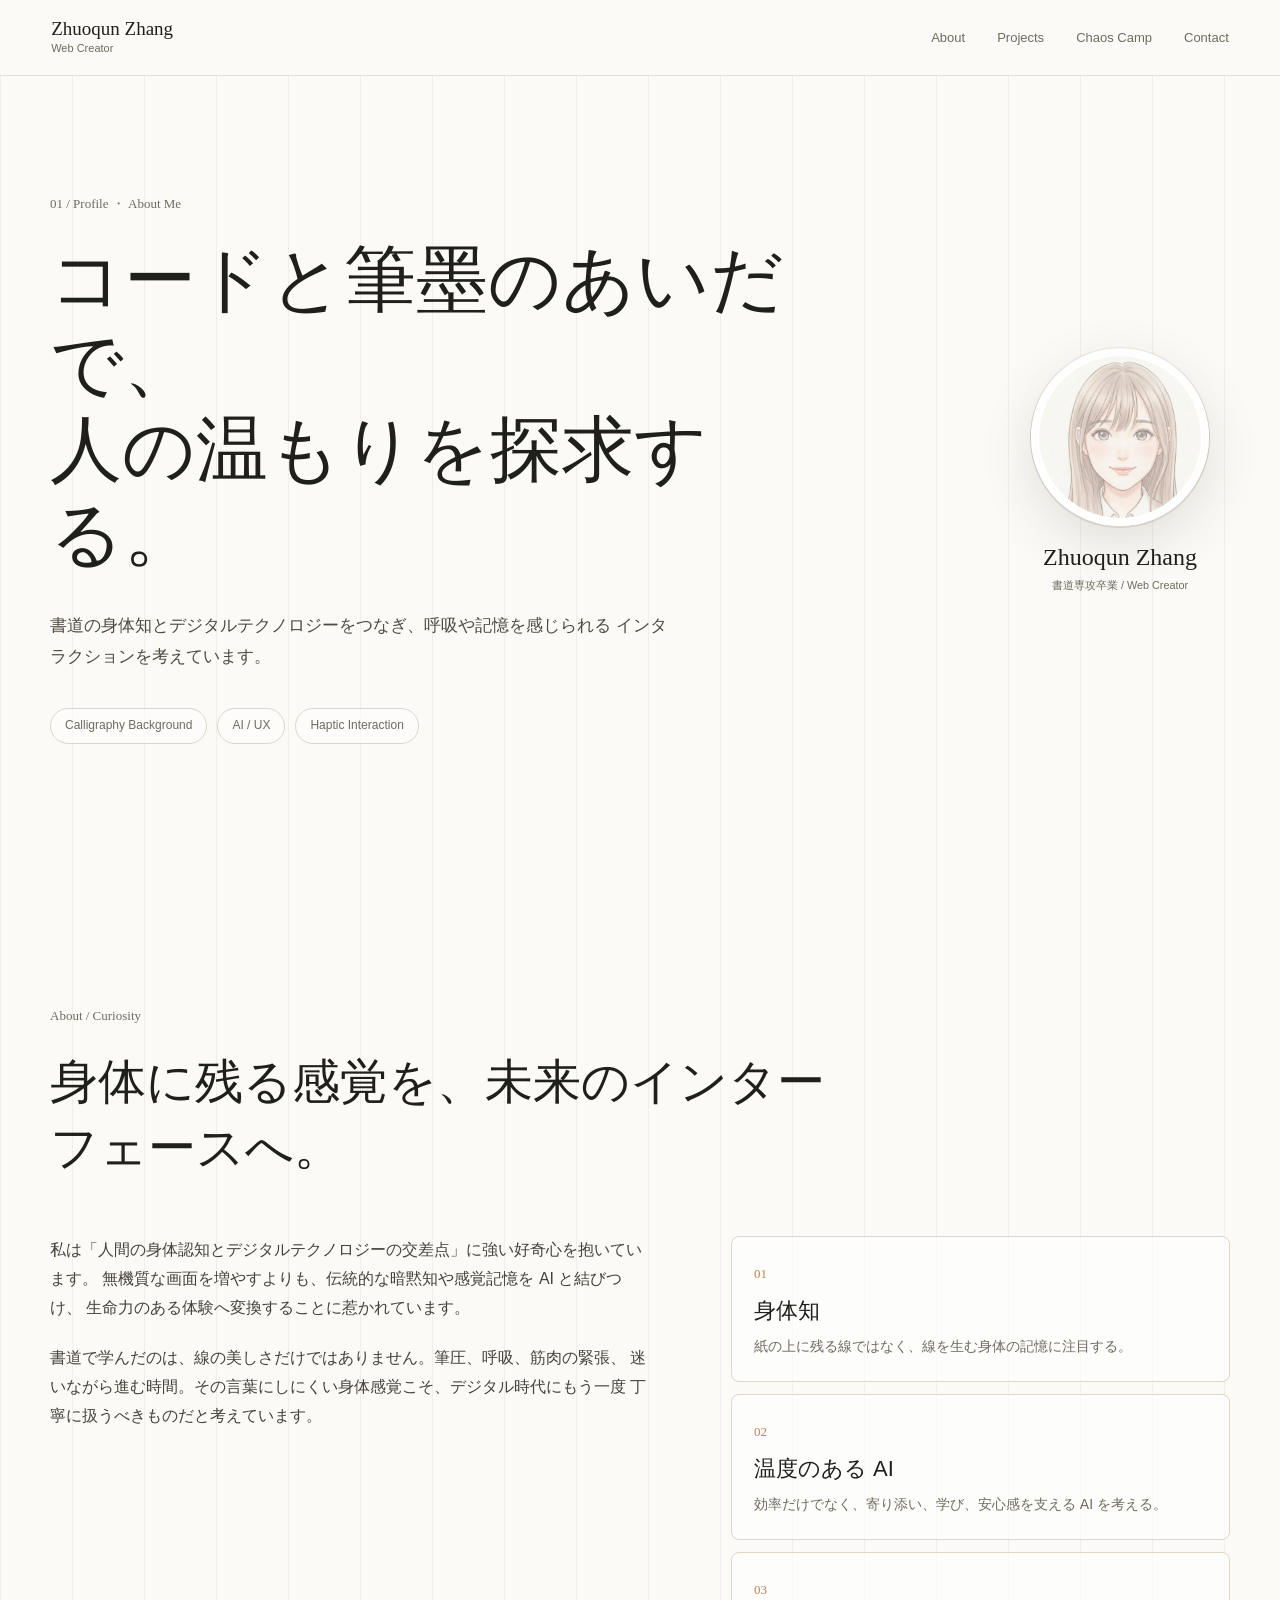
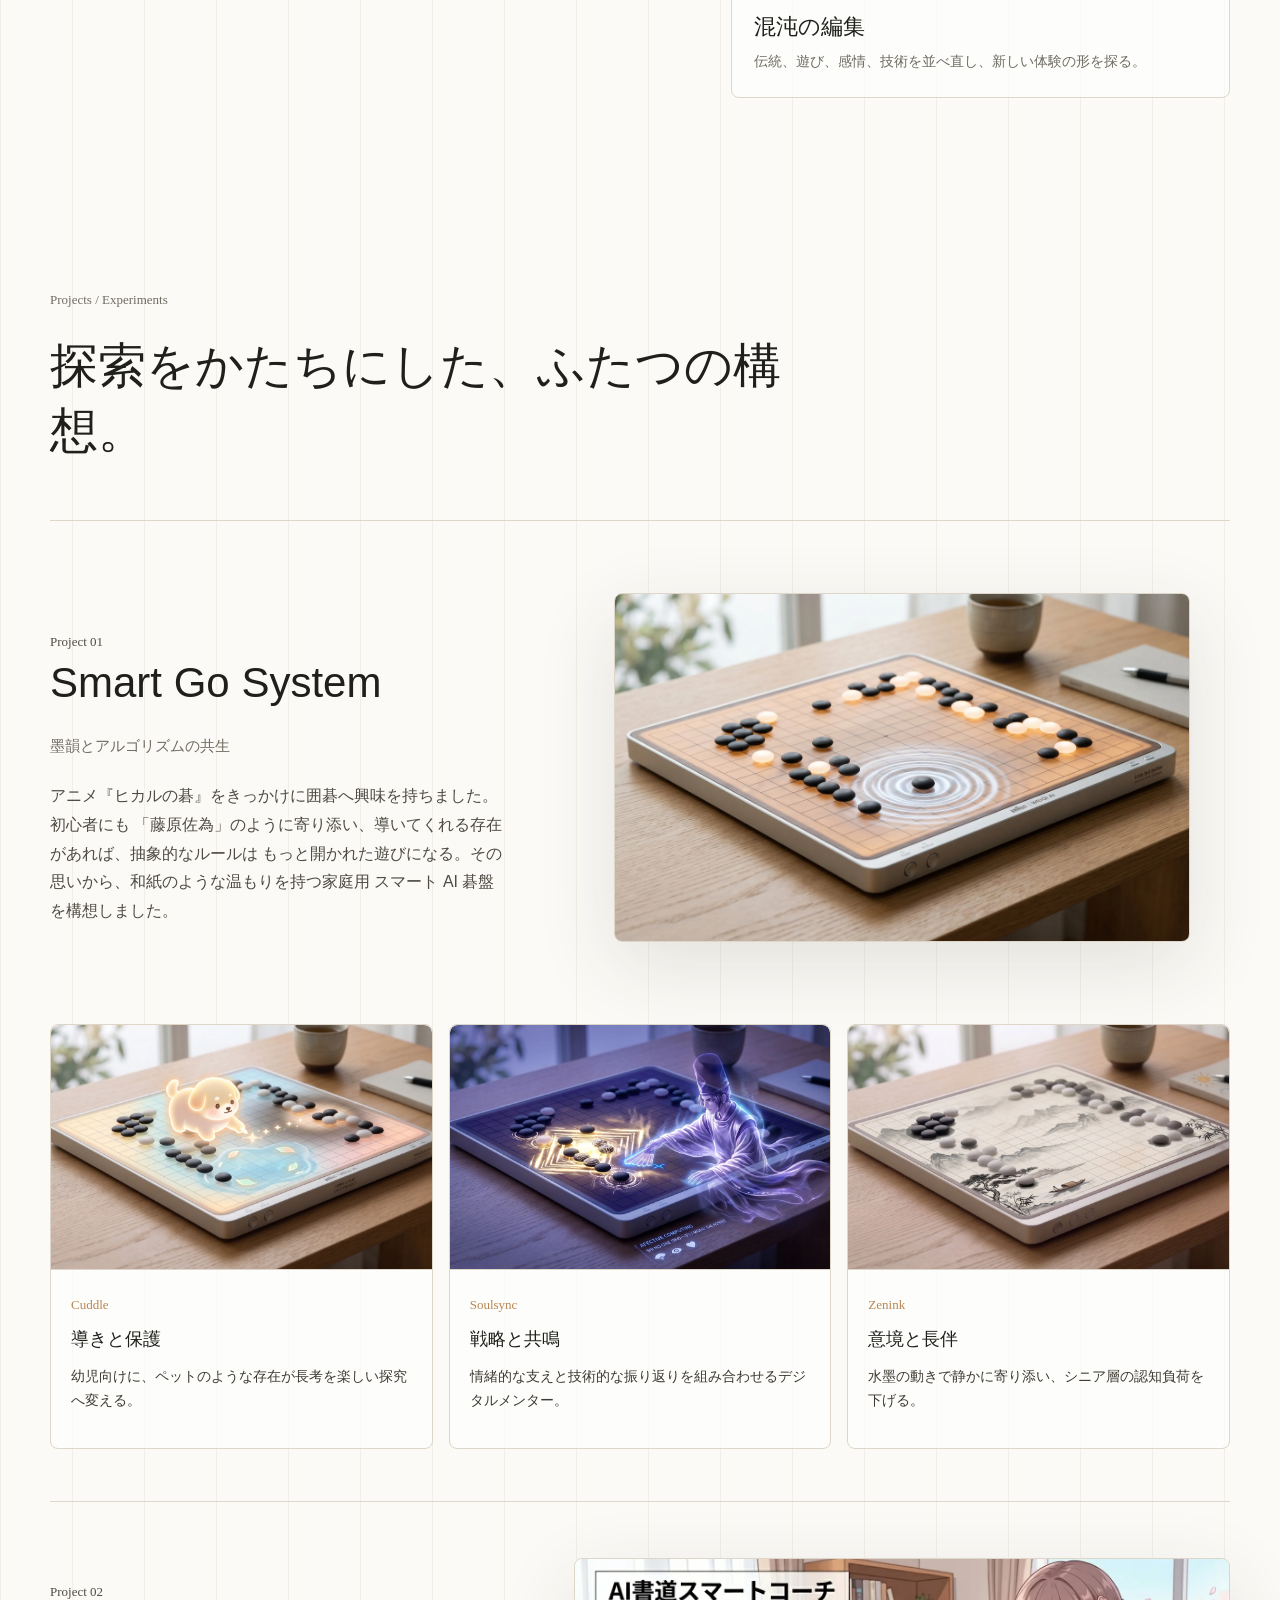
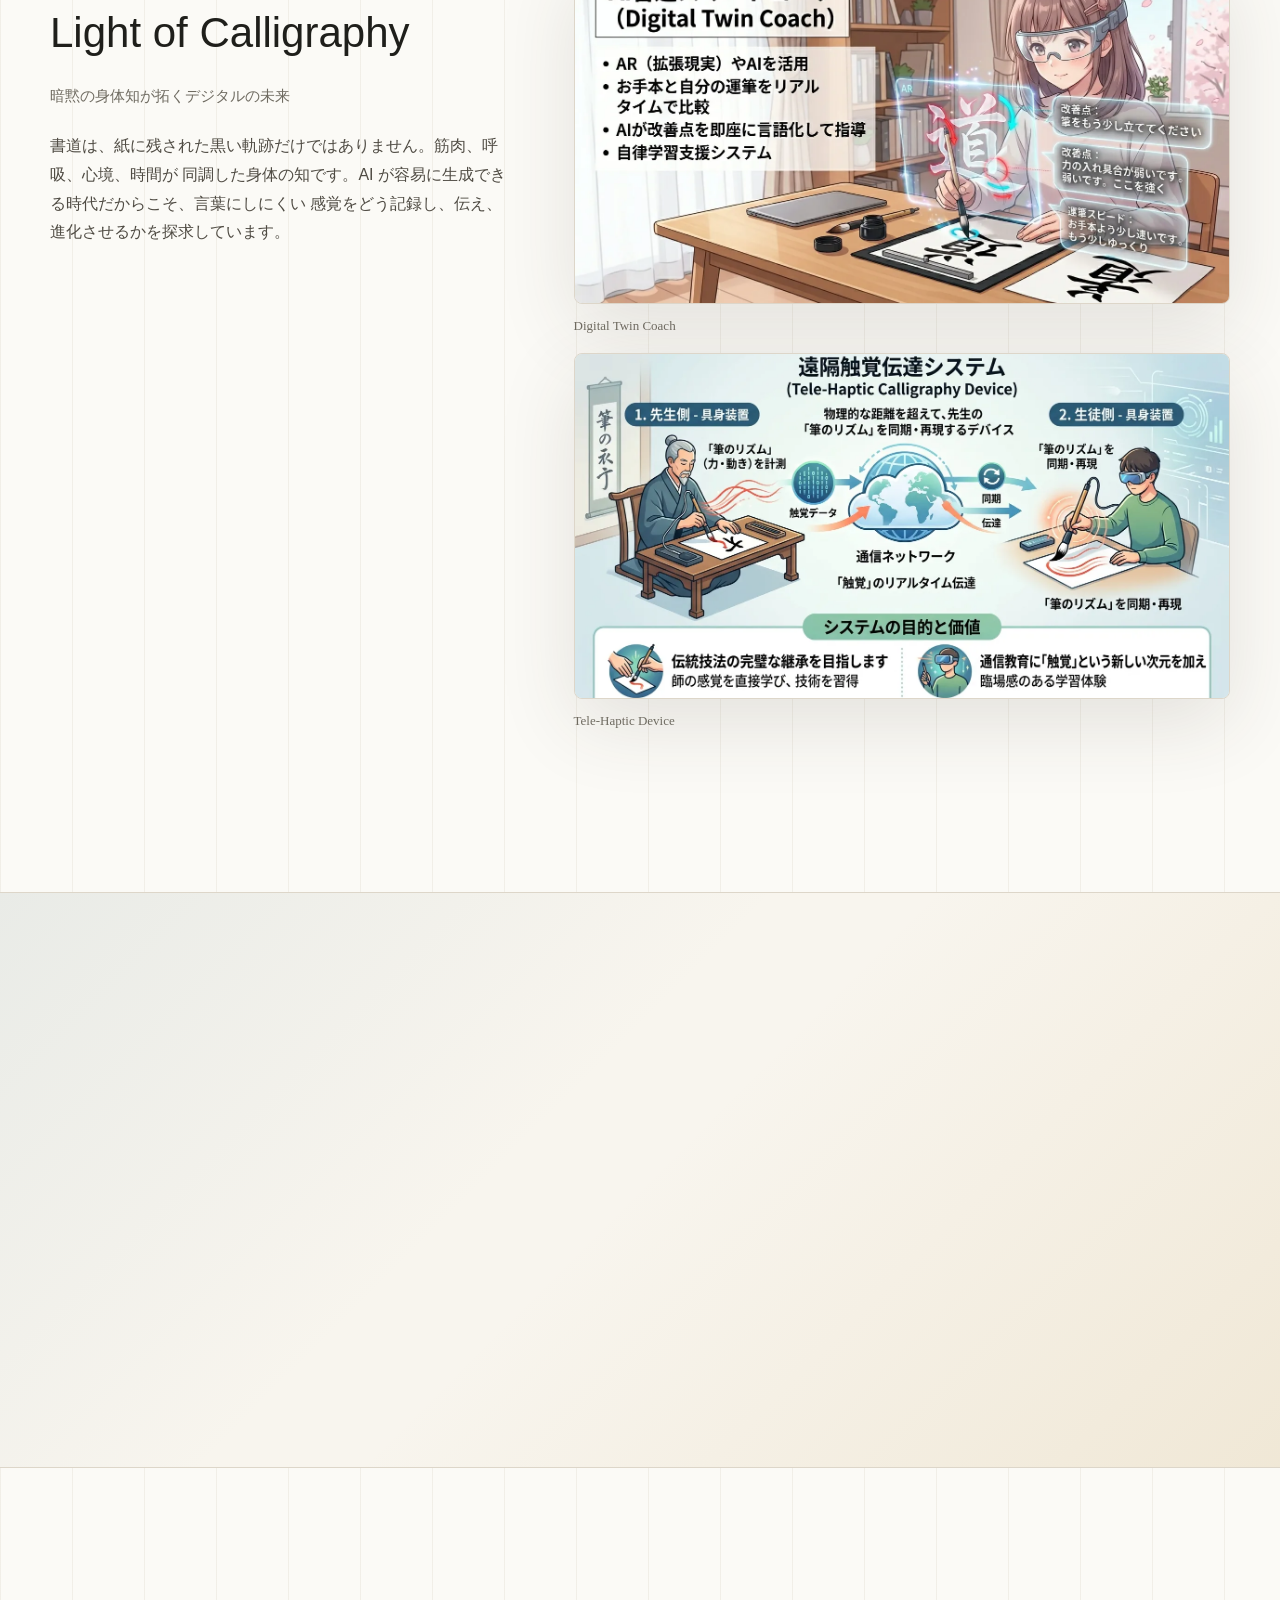
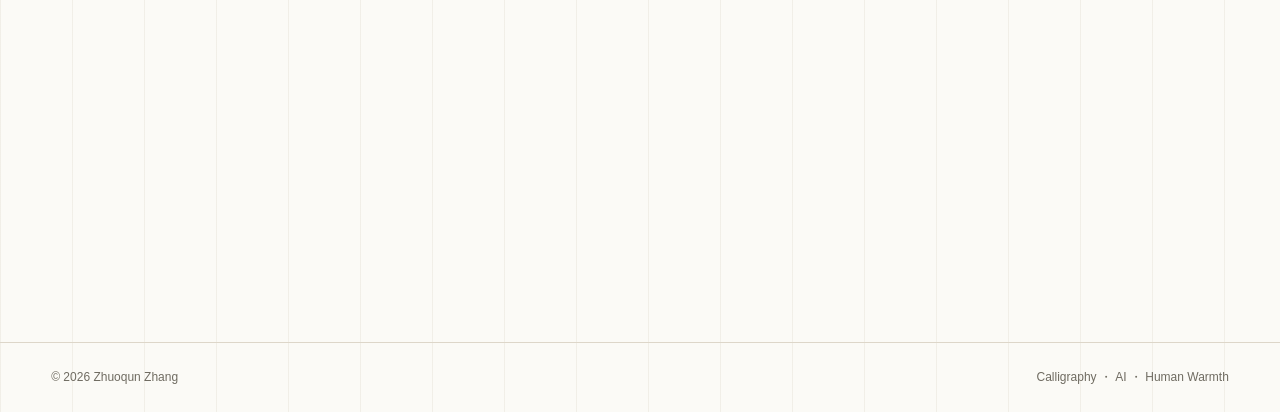
<file: todai-chaos-camp-profile/smart-go/index.html>
<!doctype html>
<html lang="ja">
  <head>
    <!-- Google tag (gtag.js) -->
    <script async src="https://www.googletagmanager.com/gtag/js?id=G-GV6F6PM8V0"></script>
    <script>
      window.dataLayer = window.dataLayer || [];
      function gtag(){dataLayer.push(arguments);}
      gtag('js', new Date());
      gtag('config', 'G-GV6F6PM8V0');
    </script>
    <!-- Microsoft Clarity -->
    <script type="text/javascript">
      (function(c,l,a,r,i,t,y){
        c[a]=c[a]||function(){(c[a].q=c[a].q||[]).push(arguments)};
        t=l.createElement(r);t.async=1;t.src="https://www.clarity.ms/tag/"+i;
        y=l.getElementsByTagName(r)[0];y.parentNode.insertBefore(t,y);
      })(window, document, "clarity", "script", "xxnaqbt2ko");
    </script>
    <meta charset="UTF-8" />
    <meta name="viewport" content="width=device-width, initial-scale=1.0" />
    <meta
      name="description"
      content="Zhuoqun Zhang - 書道の身体知とデジタルテクノロジーをつなぐ Web Creator の個人展示ページ。"
    />
    <title>Zhuoqun Zhang | Chaos Camp Profile</title>
    <link rel="stylesheet" href="../styles.css" />
  </head>
  <body>
    <header class="site-header" aria-label="Site header">
      <a class="brand" href="#top" aria-label="Zhuoqun Zhang top">
        <span>Zhuoqun Zhang</span>
        <small>Web Creator</small>
      </a>
      <nav class="nav" aria-label="Main navigation">
        <a href="#about">About</a>
        <a href="#projects">Projects</a>
        <a href="#chaos">Chaos Camp</a>
        <a href="#contact">Contact</a>
      </nav>
    </header>

    <main id="top">
      <section class="hero section-band">
        <div class="hero-copy reveal">
          <p class="eyebrow">01 / Profile ・ About Me</p>
          <h1>コードと筆墨のあいだで、<br />人の温もりを探求する。</h1>
          <p class="lead">
            書道の身体知とデジタルテクノロジーをつなぎ、呼吸や記憶を感じられる
            インタラクションを考えています。
          </p>
          <div class="hero-meta" aria-label="Profile keywords">
            <span>Calligraphy Background</span>
            <span>AI / UX</span>
            <span>Haptic Interaction</span>
          </div>
        </div>

        <figure class="hero-portrait reveal" aria-label="Portrait placeholder">
          <img src="../public/1.webp" alt="Zhuoqun Zhang portrait illustration" />
          <figcaption>
            <span>Zhuoqun Zhang</span>
            <small>書道専攻卒業 / Web Creator</small>
          </figcaption>
        </figure>
      </section>

      <section id="about" class="about section-band">
        <div class="section-heading reveal">
          <p class="eyebrow">About / Curiosity</p>
          <h2>身体に残る感覚を、未来のインターフェースへ。</h2>
        </div>
        <div class="about-grid">
          <div class="about-text reveal">
            <p>
              私は「人間の身体認知とデジタルテクノロジーの交差点」に強い好奇心を抱いています。
              無機質な画面を増やすよりも、伝統的な暗黙知や感覚記憶を AI と結びつけ、
              生命力のある体験へ変換することに惹かれています。
            </p>
            <p>
              書道で学んだのは、線の美しさだけではありません。筆圧、呼吸、筋肉の緊張、
              迷いながら進む時間。その言葉にしにくい身体感覚こそ、デジタル時代にもう一度
              丁寧に扱うべきものだと考えています。
            </p>
          </div>
          <div class="curiosity-list reveal" aria-label="Curiosity themes">
            <article>
              <span>01</span>
              <h3>身体知</h3>
              <p>紙の上に残る線ではなく、線を生む身体の記憶に注目する。</p>
            </article>
            <article>
              <span>02</span>
              <h3>温度のある AI</h3>
              <p>効率だけでなく、寄り添い、学び、安心感を支える AI を考える。</p>
            </article>
            <article>
              <span>03</span>
              <h3>混沌の編集</h3>
              <p>伝統、遊び、感情、技術を並べ直し、新しい体験の形を探る。</p>
            </article>
          </div>
        </div>
      </section>

      <section id="projects" class="projects section-band">
        <div class="section-heading reveal">
          <p class="eyebrow">Projects / Experiments</p>
          <h2>探索をかたちにした、ふたつの構想。</h2>
        </div>

        <article class="project project-feature reveal">
          <div class="project-copy">
            <p class="project-index">Project 01</p>
            <h3>Smart Go System</h3>
            <p class="project-subtitle">墨韻とアルゴリズムの共生</p>
            <p>
              アニメ『ヒカルの碁』をきっかけに囲碁へ興味を持ちました。初心者にも
              「藤原佐為」のように寄り添い、導いてくれる存在があれば、抽象的なルールは
              もっと開かれた遊びになる。その思いから、和紙のような温もりを持つ家庭用
              スマート AI 碁盤を構想しました。
            </p>
          </div>
          <figure class="project-image">
            <img src="../public/go-board-clean.webp" alt="Smart Go System board concept" />
          </figure>
        </article>

        <div class="mode-grid" aria-label="Smart Go System UX modes">
          <article class="mode-card reveal">
            <img src="../public/go-cuddle.webp" alt="Cuddle mode on Smart Go board" />
            <div>
              <span>Cuddle</span>
              <h4>導きと保護</h4>
              <p>幼児向けに、ペットのような存在が長考を楽しい探究へ変える。</p>
            </div>
          </article>
          <article class="mode-card reveal">
            <img src="../public/go-soulsync.webp" alt="Soulsync mode on Smart Go board" />
            <div>
              <span>Soulsync</span>
              <h4>戦略と共鳴</h4>
              <p>情緒的な支えと技術的な振り返りを組み合わせるデジタルメンター。</p>
            </div>
          </article>
          <article class="mode-card reveal">
            <img src="../public/go-zenink.webp" alt="Zenink mode on Smart Go board" />
            <div>
              <span>Zenink</span>
              <h4>意境と長伴</h4>
              <p>水墨の動きで静かに寄り添い、シニア層の認知負荷を下げる。</p>
            </div>
          </article>
        </div>

        <article class="project project-calligraphy reveal">
          <div class="project-copy">
            <p class="project-index">Project 02</p>
            <h3>Light of Calligraphy</h3>
            <p class="project-subtitle">暗黙の身体知が拓くデジタルの未来</p>
            <p>
              書道は、紙に残された黒い軌跡だけではありません。筋肉、呼吸、心境、時間が
              同調した身体の知です。AI が容易に生成できる時代だからこそ、言葉にしにくい
              感覚をどう記録し、伝え、進化させるかを探求しています。
            </p>
          </div>
          <div class="calligraphy-images">
            <figure>
              <img src="../public/calligraphy-coach.webp" alt="AI calligraphy smart coach concept" />
              <figcaption>Digital Twin Coach</figcaption>
            </figure>
            <figure>
              <img src="../public/tele-haptic.webp" alt="Tele-haptic calligraphy device concept" />
              <figcaption>Tele-Haptic Device</figcaption>
            </figure>
          </div>
        </article>
      </section>

      <section id="chaos" class="chaos section-band">
        <div class="chaos-inner reveal">
          <p class="eyebrow">Why Chaos Camp</p>
          <h2>混沌の中で、技術と人間らしさの接点を探したい。</h2>
          <p>
            東大カオスキャンプでは、ひとつの専門に閉じない対話の中で、身体感覚、AI、
            伝統文化、学習体験を横断して考えたいです。効率化だけでは見落とされる
            「温度」や「余白」を、次のインターフェースの材料として扱えるのではないか。
            その問いを、異なる視点を持つ人たちと一緒に深めたいと考えています。
          </p>
          <div class="question-row" aria-label="Questions for Chaos Camp">
            <span>AI 時代に身体感覚をどう保存するか</span>
            <span>技術は温もりを伝えられるか</span>
            <span>伝統技芸はどんな体験へ変わるか</span>
          </div>
        </div>
      </section>

      <section id="contact" class="contact section-band">
        <div class="contact-copy reveal">
          <p class="eyebrow">Contact</p>
          <h2>未整理な問いから、次の形へ。</h2>
          <p>
            身体知、AI、インタラクション、伝統文化の交差点に関心があります。
            対話や共同制作のきっかけがあれば、ぜひ声をかけてください。
          </p>
        </div>
        <div class="contact-links reveal">
          <a href="mailto:zhangzhuoquntaku@gmail.com">zhangzhuoquntaku@gmail.com</a>
          <a href="#top">Back to top</a>
        </div>
      </section>
    </main>

    <footer class="site-footer">
      <span>© 2026 Zhuoqun Zhang</span>
      <span>Calligraphy ・ AI ・ Human Warmth</span>
    </footer>

    <script src="../script.js"></script>
  </body>
</html>
</file>
<file: todai-chaos-camp-profile/styles.css>
:root {
  color-scheme: light;
  --ink: #1f1f1b;
  --muted: #6f6b61;
  --paper: #fbfaf6;
  --soft: #f2eee6;
  --line: #ddd6c9;
  --wood: #b98552;
  --blue: #9bb8c2;
  --gold: #c7a35a;
  --shadow: 0 24px 80px rgba(55, 48, 38, 0.12);
  --radius: 8px;
}

* {
  box-sizing: border-box;
}

html {
  scroll-behavior: smooth;
}

body {
  margin: 0;
  background:
    linear-gradient(90deg, rgba(221, 214, 201, 0.32) 1px, transparent 1px) 0 0 / 72px 72px,
    var(--paper);
  color: var(--ink);
  font-family:
    "Yu Gothic", "Hiragino Kaku Gothic ProN", "Noto Sans JP", Meiryo, Arial, sans-serif;
  line-height: 1.8;
  letter-spacing: 0;
}

img {
  display: block;
  max-width: 100%;
}

a {
  color: inherit;
  text-decoration: none;
}

.site-header {
  position: sticky;
  top: 0;
  z-index: 20;
  display: flex;
  align-items: center;
  justify-content: space-between;
  gap: 24px;
  min-height: 76px;
  padding: 16px clamp(20px, 4vw, 56px);
  background: rgba(251, 250, 246, 0.86);
  border-bottom: 1px solid rgba(221, 214, 201, 0.72);
  backdrop-filter: blur(18px);
}

.brand {
  display: grid;
  gap: 0;
  min-width: 168px;
}

.brand span {
  font-family: Georgia, "Times New Roman", serif;
  font-size: 19px;
  line-height: 1.2;
}

.brand small {
  color: var(--muted);
  font-size: 11px;
  line-height: 1.4;
}

.nav {
  display: flex;
  align-items: center;
  gap: clamp(14px, 2.5vw, 34px);
  color: var(--muted);
  font-size: 13px;
}

.nav a {
  position: relative;
  padding: 8px 0;
}

.nav a::after {
  position: absolute;
  right: 0;
  bottom: 4px;
  left: 0;
  height: 1px;
  background: var(--wood);
  content: "";
  transform: scaleX(0);
  transform-origin: left;
  transition: transform 220ms ease;
}

.nav a:hover::after,
.nav a:focus-visible::after {
  transform: scaleX(1);
}

.section-band {
  width: min(1180px, calc(100% - 40px));
  margin: 0 auto;
  padding: 104px 0;
}

.hero {
  display: grid;
  grid-template-columns: minmax(0, 1fr) minmax(210px, 0.36fr);
  align-items: center;
  gap: clamp(36px, 6vw, 86px);
  min-height: calc(100vh - 76px);
  padding-top: 64px;
}

.eyebrow {
  margin: 0 0 22px;
  color: var(--muted);
  font-family: Georgia, "Times New Roman", serif;
  font-size: 13px;
}

h1,
h2,
h3,
h4,
p {
  overflow-wrap: anywhere;
}

h1,
h2,
h3 {
  margin: 0;
  font-weight: 400;
  line-height: 1.36;
}

h1 {
  max-width: 740px;
  font-size: 72px;
  line-height: 1.18;
}

h2 {
  max-width: 780px;
  font-size: 48px;
}

h3 {
  font-size: 42px;
}

h4 {
  margin: 4px 0 8px;
  font-size: 18px;
  font-weight: 500;
}

.lead {
  max-width: 620px;
  margin: 34px 0 0;
  color: #4f4b43;
  font-size: 17px;
}

.hero-meta {
  display: flex;
  flex-wrap: wrap;
  gap: 10px;
  margin-top: 36px;
}

.hero-meta span,
.question-row span {
  display: inline-flex;
  min-height: 36px;
  align-items: center;
  border: 1px solid var(--line);
  border-radius: 999px;
  padding: 6px 14px;
  background: rgba(255, 255, 255, 0.58);
  color: var(--muted);
  font-size: 12px;
}

.hero-portrait {
  position: relative;
  display: grid;
  width: min(100%, 220px);
  margin: 0 0 0 auto;
  justify-items: center;
  align-self: center;
  overflow: visible;
}

.hero-portrait::before {
  position: absolute;
  top: 7px;
  left: 50%;
  width: 178px;
  height: 178px;
  border: 1px solid rgba(221, 214, 201, 0.72);
  border-radius: 50%;
  background:
    radial-gradient(circle at 52% 44%, rgba(255, 255, 255, 0.86) 0 42%, rgba(242, 238, 230, 0.42) 43% 68%, transparent 69%),
    radial-gradient(circle, rgba(155, 184, 194, 0.15), transparent 70%);
  content: "";
  transform: translateX(-50%);
}

.hero-portrait img {
  position: relative;
  z-index: 1;
  width: 132px;
  aspect-ratio: 1;
  margin-top: 30px;
  border: 6px solid rgba(255, 255, 255, 0.92);
  border-radius: 50%;
  object-fit: cover;
  object-position: center;
  box-shadow:
    0 18px 52px rgba(55, 48, 38, 0.13),
    0 0 0 1px rgba(55, 48, 38, 0.08);
}

.hero-portrait figcaption {
  position: relative;
  z-index: 1;
  display: grid;
  justify-items: center;
  gap: 6px;
  margin: 18px 0 0;
  color: var(--muted);
  text-align: center;
  font-size: 13px;
}

.hero-portrait figcaption span {
  color: var(--ink);
  font-family: Georgia, "Times New Roman", serif;
  font-size: 24px;
  line-height: 1.1;
}

.section-heading {
  display: grid;
  gap: 0;
  margin-bottom: 56px;
}

.about-grid {
  display: grid;
  grid-template-columns: minmax(0, 0.92fr) minmax(320px, 0.76fr);
  gap: clamp(34px, 6vw, 78px);
  align-items: start;
}

.about-text {
  display: grid;
  gap: 22px;
  color: #46423b;
  font-size: 16px;
}

.about-text p {
  margin: 0;
}

.curiosity-list {
  display: grid;
  gap: 12px;
}

.curiosity-list article,
.mode-card {
  border: 1px solid var(--line);
  border-radius: var(--radius);
  background: rgba(255, 255, 255, 0.62);
}

.curiosity-list article {
  padding: 22px;
}

.curiosity-list span,
.project-index,
.mode-card span {
  color: var(--wood);
  font-family: Georgia, "Times New Roman", serif;
  font-size: 13px;
}

.curiosity-list h3 {
  margin-top: 8px;
  font-size: 22px;
}

.curiosity-list p {
  margin: 8px 0 0;
  color: var(--muted);
  font-size: 14px;
}

.projects {
  padding-top: 86px;
}

.project {
  display: grid;
  grid-template-columns: minmax(300px, 0.7fr) minmax(0, 1fr);
  align-items: center;
  gap: clamp(28px, 5vw, 68px);
  padding: 56px 0;
  border-top: 1px solid var(--line);
}

.project-copy p {
  margin: 22px 0 0;
  color: #4f4b43;
}

.project-subtitle {
  color: var(--muted) !important;
  font-family: Georgia, "Times New Roman", serif;
  font-size: 15px;
}

.project-image img,
.calligraphy-images img,
.mode-card img {
  border: 1px solid var(--line);
  border-radius: var(--radius);
  object-fit: cover;
}

.project-image img {
  width: 100%;
  aspect-ratio: 1.65 / 1;
  box-shadow: var(--shadow);
}

.mode-grid {
  display: grid;
  grid-template-columns: repeat(3, minmax(0, 1fr));
  gap: 16px;
  margin: 10px 0 52px;
}

.mode-card {
  overflow: hidden;
  transition: transform 220ms ease, box-shadow 220ms ease;
}

.mode-card:hover {
  transform: translateY(-4px);
  box-shadow: 0 18px 46px rgba(55, 48, 38, 0.11);
}

.mode-card img {
  width: 100%;
  aspect-ratio: 1.55 / 1;
  border-width: 0 0 1px;
  border-radius: var(--radius) var(--radius) 0 0;
}

.mode-card div {
  min-height: 178px;
  padding: 20px;
}

.mode-card p {
  margin: 0;
  color: var(--muted);
  font-size: 14px;
}

.project-calligraphy {
  align-items: start;
}

.calligraphy-images {
  display: grid;
  gap: 16px;
}

.calligraphy-images figure {
  margin: 0;
}

.calligraphy-images img {
  width: 100%;
  aspect-ratio: 1.9 / 1;
  background: white;
  box-shadow: var(--shadow);
}

.calligraphy-images figcaption {
  margin-top: 10px;
  color: var(--muted);
  font-family: Georgia, "Times New Roman", serif;
  font-size: 13px;
}

.chaos {
  width: 100%;
  max-width: none;
  border-top: 1px solid var(--line);
  border-bottom: 1px solid var(--line);
  background:
    linear-gradient(135deg, rgba(155, 184, 194, 0.16), transparent 42%),
    linear-gradient(315deg, rgba(199, 163, 90, 0.16), transparent 50%),
    #f8f5ee;
}

.chaos-inner {
  width: min(1040px, calc(100% - 40px));
  margin: 0 auto;
}

.chaos-inner p:not(.eyebrow) {
  max-width: 820px;
  margin: 28px 0 0;
  color: #45413a;
  font-size: 17px;
}

.question-row {
  display: flex;
  flex-wrap: wrap;
  gap: 10px;
  margin-top: 34px;
}

.contact {
  display: grid;
  grid-template-columns: minmax(0, 0.8fr) auto;
  align-items: end;
  gap: 32px;
}

.contact-copy p:not(.eyebrow) {
  max-width: 650px;
  color: var(--muted);
}

.contact-links {
  display: flex;
  flex-wrap: wrap;
  gap: 12px;
  justify-content: flex-end;
}

.contact-links a {
  display: inline-flex;
  min-height: 44px;
  align-items: center;
  border: 1px solid var(--ink);
  border-radius: 999px;
  padding: 8px 18px;
  background: var(--ink);
  color: var(--paper);
  font-size: 14px;
  transition: background 180ms ease, color 180ms ease;
}

.contact-links a + a {
  background: transparent;
  color: var(--ink);
}

.contact-links a:hover,
.contact-links a:focus-visible {
  background: var(--wood);
  border-color: var(--wood);
  color: white;
}

.site-footer {
  display: flex;
  justify-content: space-between;
  gap: 18px;
  padding: 24px clamp(20px, 4vw, 56px);
  border-top: 1px solid var(--line);
  color: var(--muted);
  font-size: 12px;
}

.reveal {
  opacity: 0;
  transform: translateY(18px);
  transition: opacity 650ms ease, transform 650ms ease;
}

.reveal.is-visible {
  opacity: 1;
  transform: translateY(0);
}

@media (prefers-reduced-motion: reduce) {
  html {
    scroll-behavior: auto;
  }

  .reveal,
  .mode-card {
    transition: none;
  }
}

@media (max-width: 900px) {
  .site-header {
    align-items: flex-start;
    flex-direction: column;
    min-height: auto;
  }

  .nav {
    width: 100%;
    justify-content: space-between;
    overflow-x: auto;
    padding-bottom: 2px;
  }

  .hero,
  .about-grid,
  .project,
  .contact {
    grid-template-columns: 1fr;
  }

  .hero {
    min-height: auto;
    padding-top: 48px;
  }

  .hero-portrait {
    order: -1;
    width: 154px;
    margin: 0 auto;
  }

  .mode-grid {
    grid-template-columns: 1fr;
  }

  .mode-card {
    display: grid;
    grid-template-columns: minmax(160px, 0.9fr) minmax(0, 1fr);
  }

  .mode-card img {
    height: 100%;
    min-height: 220px;
    border-width: 0 1px 0 0;
    border-radius: var(--radius) 0 0 var(--radius);
  }

  .mode-card div {
    min-height: 0;
  }

  .contact-links {
    justify-content: flex-start;
  }

  h1 {
    font-size: 56px;
  }

  h2 {
    font-size: 40px;
  }

  h3 {
    font-size: 34px;
  }
}

@media (max-width: 620px) {
  body {
    background-size: 48px 48px;
  }

  .section-band {
    width: min(100% - 28px, 1180px);
    padding: 72px 0;
  }

  .site-header {
    padding: 14px;
  }

  .nav {
    gap: 16px;
    font-size: 12px;
  }

  h1 {
    font-size: 34px;
    line-height: 1.32;
  }

  h2 {
    font-size: 30px;
  }

  h3 {
    font-size: 28px;
  }

  .lead,
  .chaos-inner p:not(.eyebrow) {
    font-size: 15px;
  }

  .hero-meta span,
  .question-row span {
    width: 100%;
    justify-content: center;
    border-radius: var(--radius);
  }

  .site-footer {
    flex-direction: column;
  }

  .hero-portrait::before {
    width: 146px;
    height: 146px;
  }

  .hero-portrait img {
    width: 104px;
    margin-top: 24px;
    border-width: 5px;
  }

  .hero-portrait figcaption {
    display: none;
  }

  .project {
    padding: 42px 0;
  }

  .mode-card {
    grid-template-columns: 1fr;
  }

  .mode-card img {
    min-height: auto;
    border-width: 0 0 1px;
    border-radius: var(--radius) var(--radius) 0 0;
  }

  .contact-links a {
    width: 100%;
    justify-content: center;
  }
}
</file>
